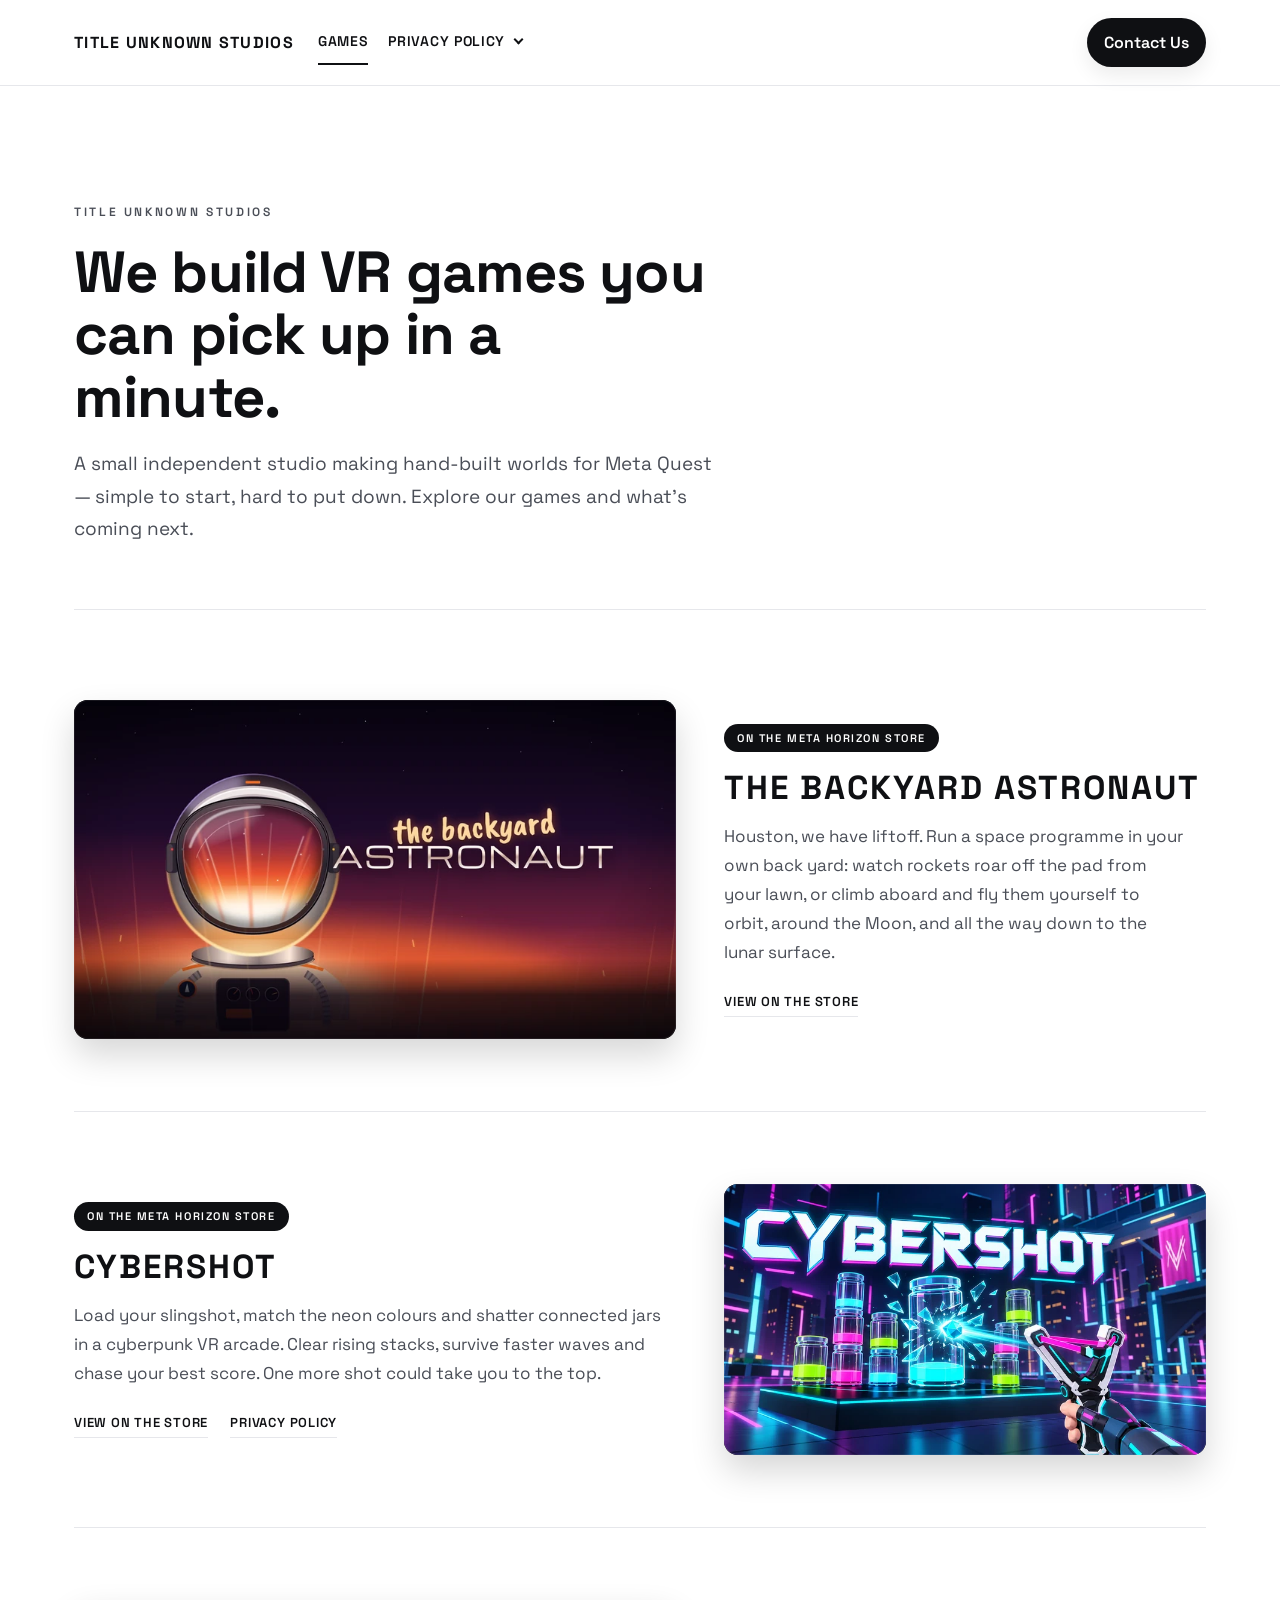
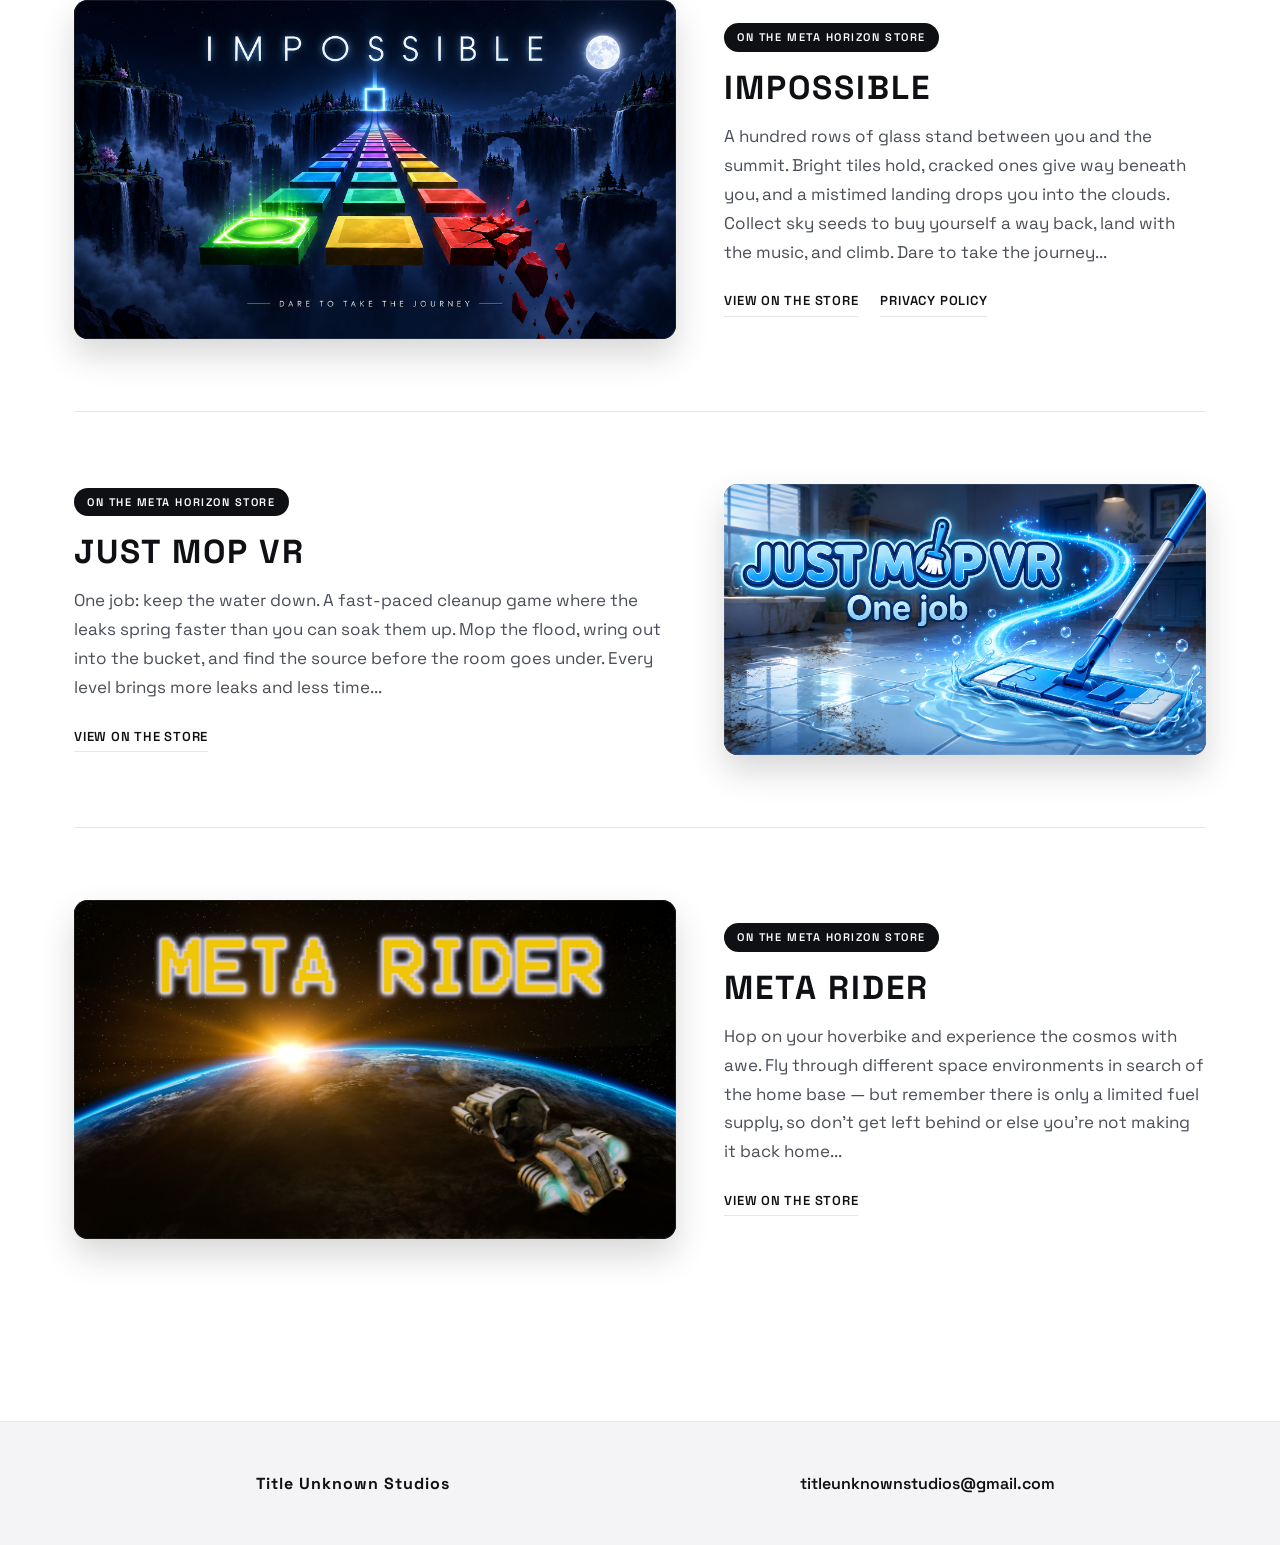
<file: index.html>
<!doctype html>
<html lang="en">
<head>
  <meta charset="utf-8">
  <meta name="viewport" content="width=device-width, initial-scale=1, viewport-fit=cover">
  <meta name="theme-color" content="#ffffff">
  <script>document.documentElement.classList.add('js')</script>
  <title>Title Unknown Studios</title>
  <link rel="preconnect" href="https://fonts.googleapis.com">
  <link rel="preconnect" href="https://fonts.gstatic.com" crossorigin>
  <link href="https://fonts.googleapis.com/css2?family=Space+Grotesk:wght@400;500;600;700&display=swap" rel="stylesheet">
  <link rel="stylesheet" href="styles.css">
  <script src="assets/site.js" defer></script>
</head>
<body>
  <header class="site-header">
    <div class="container nav">
      <a class="brand" href="index.html">Title Unknown Studios</a>
      <button class="nav-toggle" type="button" aria-expanded="false" aria-controls="site-menu" aria-label="Open menu">
        <span class="nav-toggle-icon" aria-hidden="true"></span>
      </button>
      <div class="nav-menu" id="site-menu">
        <nav class="nav-links" aria-label="Main navigation">
          <a class="active" aria-current="page" href="index.html">Games</a>
          <details class="privacy-menu">
            <summary>Privacy Policy</summary>
            <div class="privacy-links">
              <a href="privacy-policy/">General privacy policy</a>
              <a href="privacy-policy/impossible/">Impossible</a>
              <a href="privacy-policy/cybershot/">Cybershot</a>
            </div>
          </details>
        </nav>
        <a class="btn primary" href="contact.html">Contact Us</a>
      </div>
    </div>
  </header>

  <main>
    <section class="studio">
      <div class="container">
        <p class="eyebrow">Title Unknown Studios</p>
        <h1>We build VR games you can pick up in a minute.</h1>
        <p class="lede">
          A small independent studio making hand-built worlds for Meta Quest &mdash; simple to start,
          hard to put down. Explore our games and what&rsquo;s coming next.
        </p>
        <div class="rule"></div>
      </div>
    </section>

    <section class="games container" id="games" aria-label="Our games">

      <article class="game reveal">
        <a class="game-media" href="https://www.meta.com/experiences/the-backyard-astronaut/1563432902218760/"
           target="_blank" rel="noopener">
          <img src="assets/backyard-astronaut-hero-1600.webp"
               srcset="assets/backyard-astronaut-hero-800.webp 800w, assets/backyard-astronaut-hero-1600.webp 1600w"
               sizes="(max-width: 900px) calc(100vw - 40px), (max-width: 1180px) 53vw, 602px"
               width="1600" height="900" loading="eager" fetchpriority="high" decoding="async"
               alt="The Backyard Astronaut cover art: an astronaut helmet glowing with the orange light of a rocket launch beneath a starry sky">
        </a>
        <div class="game-body">
          <span class="status live">On the Meta Horizon Store</span>
          <h2>The Backyard Astronaut</h2>
          <p>
            Houston, we have liftoff. Run a space programme in your own back yard: watch rockets
            roar off the pad from your lawn, or climb aboard and fly them yourself to orbit,
            around the Moon, and all the way down to the lunar surface.
          </p>
          <div class="game-links">
            <a href="https://www.meta.com/experiences/the-backyard-astronaut/1563432902218760/"
               target="_blank" rel="noopener">View on the Store</a>
          </div>
        </div>
      </article>

      <article class="game reveal">
        <a class="game-media" href="https://www.meta.com/experiences/cybershot/1549573286938055/"
           target="_blank" rel="noopener">
          <img src="assets/cybershot-hero-1600.webp"
               srcset="assets/cybershot-hero-800.webp 800w, assets/cybershot-hero-1600.webp 1600w"
               sizes="(max-width: 900px) calc(100vw - 40px), (max-width: 1180px) 53vw, 602px"
               width="1600" height="900" loading="lazy" decoding="async"
               alt="Cybershot cover art: a slingshot fires a crystal into glowing cyan, pink and lime jars in a neon city">
        </a>
        <div class="game-body">
          <span class="status live">On the Meta Horizon Store</span>
          <h2>Cybershot</h2>
          <p>
            Load your slingshot, match the neon colours and shatter connected jars in a cyberpunk
            VR arcade. Clear rising stacks, survive faster waves and chase your best score.
            One more shot could take you to the top.
          </p>
          <div class="game-links">
            <a href="https://www.meta.com/experiences/cybershot/1549573286938055/"
               target="_blank" rel="noopener">View on the Store</a>
            <a href="privacy-policy/cybershot/">Privacy Policy</a>
          </div>
        </div>
      </article>

      <article class="game reveal">
        <a class="game-media" href="https://www.meta.com/experiences/impossible/1532649918630392/"
           target="_blank" rel="noopener">
          <img src="assets/impossible-hero.png" width="2000" height="1125" loading="lazy" decoding="async"
               alt="Impossible key art: a glowing path of coloured glass tiles leading to a portal above the clouds">
        </a>
        <div class="game-body">
          <span class="status live">On the Meta Horizon Store</span>
          <h2>Impossible</h2>
          <p>
            A hundred rows of glass stand between you and the summit. Bright tiles hold, cracked ones
            give way beneath you, and a mistimed landing drops you into the clouds. Collect sky seeds
            to buy yourself a way back, land with the music, and climb. Dare to take the journey...
          </p>
          <div class="game-links">
            <a href="https://www.meta.com/experiences/impossible/1532649918630392/"
               target="_blank" rel="noopener">View on the Store</a>
            <a href="privacy-policy/impossible/">Privacy Policy</a>
          </div>
        </div>
      </article>

      <article class="game reveal">
        <a class="game-media" href="https://www.meta.com/experiences/just-mop-vr/1501354585093259/"
           target="_blank" rel="noopener">
          <img src="assets/just-mop-vr-hero.png" width="1672" height="941" loading="lazy" decoding="async"
               alt="Just Mop VR key art: a mop sweeping a glowing trail of water across a tiled bathroom floor">
        </a>
        <div class="game-body">
          <span class="status live">On the Meta Horizon Store</span>
          <h2>Just Mop VR</h2>
          <p>
            One job: keep the water down. A fast-paced cleanup game where the leaks spring faster than
            you can soak them up. Mop the flood, wring out into the bucket, and find the source before
            the room goes under. Every level brings more leaks and less time...
          </p>
          <div class="game-links">
            <a href="https://www.meta.com/experiences/just-mop-vr/1501354585093259/"
               target="_blank" rel="noopener">View on the Store</a>
          </div>
        </div>
      </article>

      <article class="game reveal">
        <a class="game-media" href="https://www.meta.com/experiences/meta-rider/4400787600027616/"
           target="_blank" rel="noopener">
          <img src="assets/meta-rider-hero.png" width="2500" height="1406" loading="lazy" decoding="async"
               alt="Meta Rider key art: a hoverbike above a sunlit planet, with the Meta Rider wordmark in the stars">
        </a>
        <div class="game-body">
          <span class="status live">On the Meta Horizon Store</span>
          <h2>Meta Rider</h2>
          <p>
            Hop on your hoverbike and experience the cosmos with awe. Fly through different space
            environments in search of the home base &mdash; but remember there is only a limited fuel
            supply, so don't get left behind or else you're not making it back home...
          </p>
          <div class="game-links">
            <a href="https://www.meta.com/experiences/meta-rider/4400787600027616/"
               target="_blank" rel="noopener">View on the Store</a>
          </div>
        </div>
      </article>

    </section>
  </main>

  <footer class="site-footer">
    <div class="container footer-grid">
      <div class="footer-title">Title Unknown Studios</div>
      <a class="footer-link" href="mailto:titleunknownstudios@gmail.com">titleunknownstudios@gmail.com</a>
    </div>
  </footer>
</body>
</html>
</file>
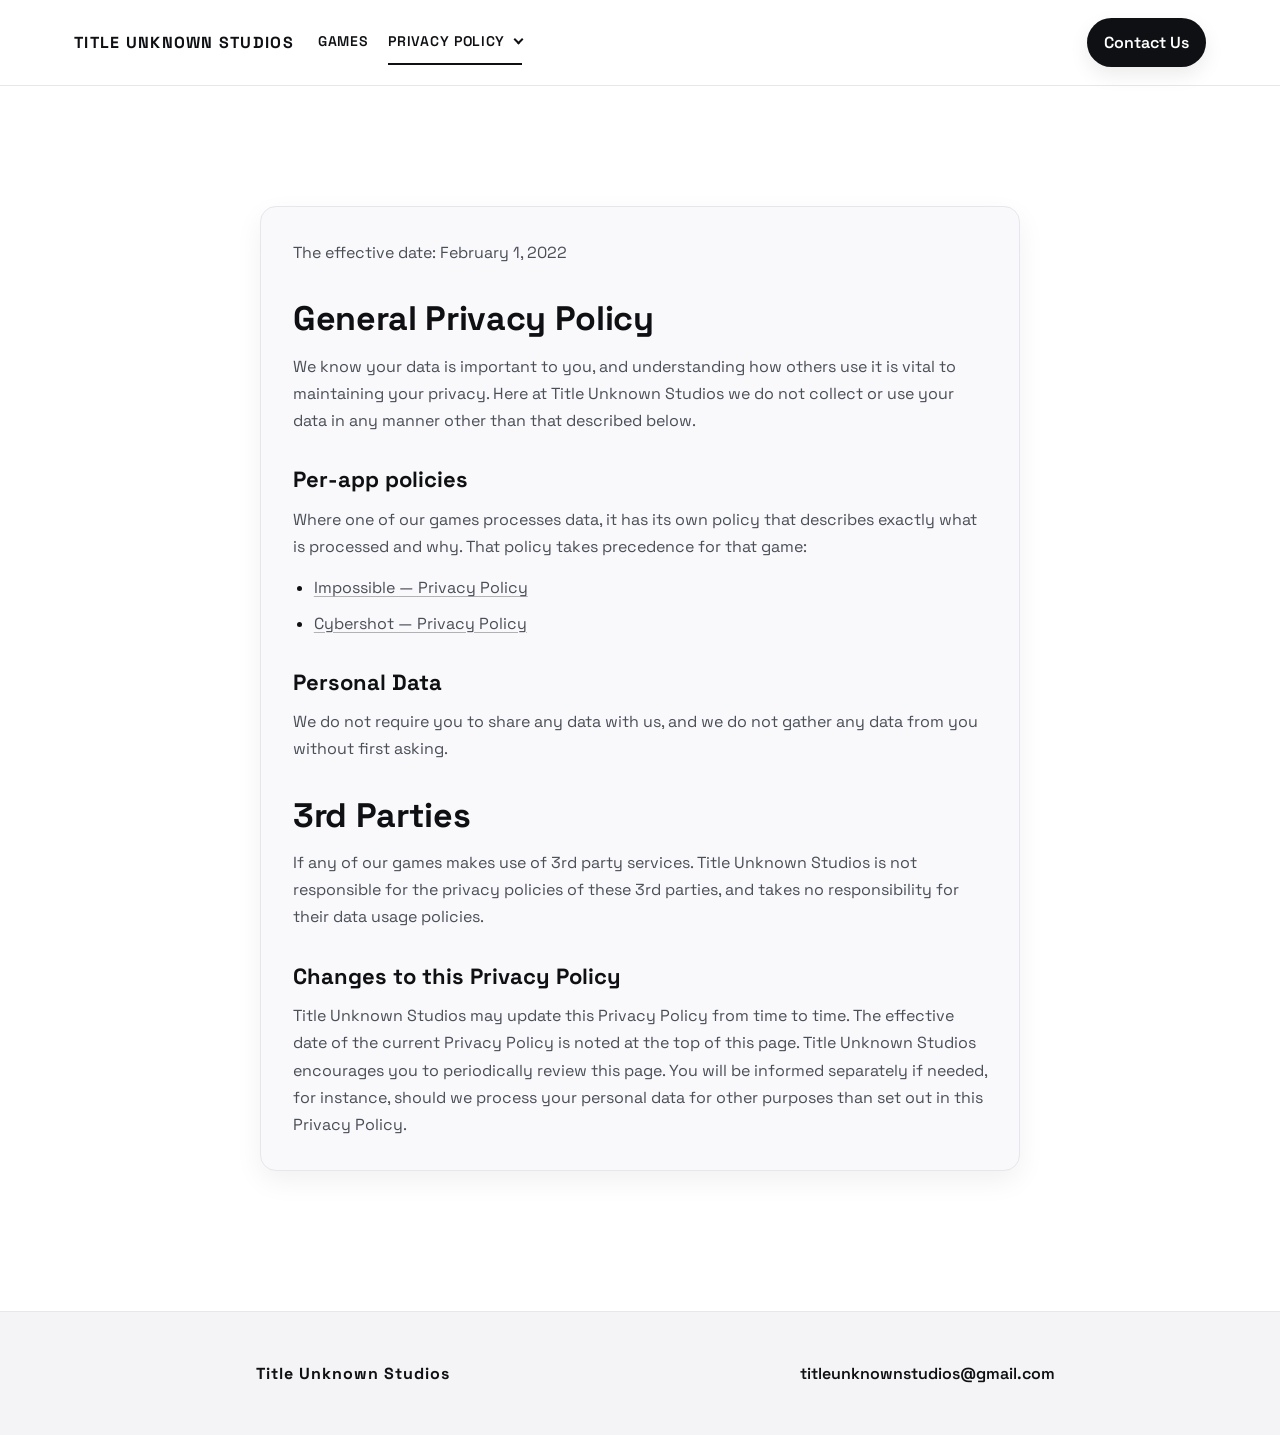
<file: privacy-policy/index.html>
<!doctype html>
<html lang="en">
<head>
  <meta charset="utf-8">
  <meta name="viewport" content="width=device-width, initial-scale=1, viewport-fit=cover">
  <meta name="theme-color" content="#ffffff">
  <script>document.documentElement.classList.add('js')</script>
  <title>General Privacy Policy - Title Unknown Studios</title>
  <link rel="preconnect" href="https://fonts.googleapis.com">
  <link rel="preconnect" href="https://fonts.gstatic.com" crossorigin>
  <link href="https://fonts.googleapis.com/css2?family=Space+Grotesk:wght@400;500;600;700&display=swap" rel="stylesheet">
  <link rel="stylesheet" href="../styles.css">
  <script src="../assets/site.js" defer></script>
</head>
<body>
  <header class="site-header">
    <div class="container nav">
      <a class="brand" href="../index.html">Title Unknown Studios</a>
      <button class="nav-toggle" type="button" aria-expanded="false" aria-controls="site-menu" aria-label="Open menu">
        <span class="nav-toggle-icon" aria-hidden="true"></span>
      </button>
      <div class="nav-menu" id="site-menu">
        <nav class="nav-links" aria-label="Main navigation">
          <a href="../index.html">Games</a>
          <details class="privacy-menu">
            <summary class="active">Privacy Policy</summary>
            <div class="privacy-links">
              <a href="../privacy-policy/" aria-current="page">General privacy policy<span class="policy-current" aria-hidden="true">Current</span></a>
              <a href="../privacy-policy/impossible/">Impossible</a>
              <a href="../privacy-policy/cybershot/">Cybershot</a>
            </div>
          </details>
        </nav>
        <a class="btn primary" href="../contact.html">Contact Us</a>
      </div>
    </div>
  </header>

  <main>
    <section class="section">
      <div class="container narrow content-card">
        <p>The effective date: February 1, 2022</p>
        <h1>General Privacy Policy</h1>
        <p>
          We know your data is important to you, and understanding how others use it is vital to
          maintaining your privacy. Here at Title Unknown Studios we do not collect or use your data
          in any manner other than that described below.
        </p>

        <h2>Per-app policies</h2>
        <p>
          Where one of our games processes data, it has its own policy that describes exactly what
          is processed and why. That policy takes precedence for that game:
        </p>
        <ul>
          <li><a href="impossible/">Impossible &mdash; Privacy Policy</a></li>
          <li><a href="cybershot/">Cybershot &mdash; Privacy Policy</a></li>
        </ul>

        <h2>Personal Data</h2>
        <p>
          We do not require you to share any data with us, and we do not gather any data from you
          without first asking.
        </p>

        <h1>3rd Parties</h1>
        <p>
          If any of our games makes use of 3rd party services. Title Unknown Studios is not
          responsible for the privacy policies of these 3rd parties, and takes no responsibility for
          their data usage policies.
        </p>

        <h2>Changes to this Privacy Policy</h2>
        <p>
          Title Unknown Studios may update this Privacy Policy from time to time. The effective date
          of the current Privacy Policy is noted at the top of this page. Title Unknown Studios
          encourages you to periodically review this page. You will be informed separately if
          needed, for instance, should we process your personal data for other purposes than set out
          in this Privacy Policy.
        </p>
      </div>
    </section>
  </main>

  <footer class="site-footer">
    <div class="container footer-grid">
      <div class="footer-title">Title Unknown Studios</div>
      <a class="footer-link" href="mailto:titleunknownstudios@gmail.com">titleunknownstudios@gmail.com</a>
    </div>
  </footer>
</body>
</html>
</file>
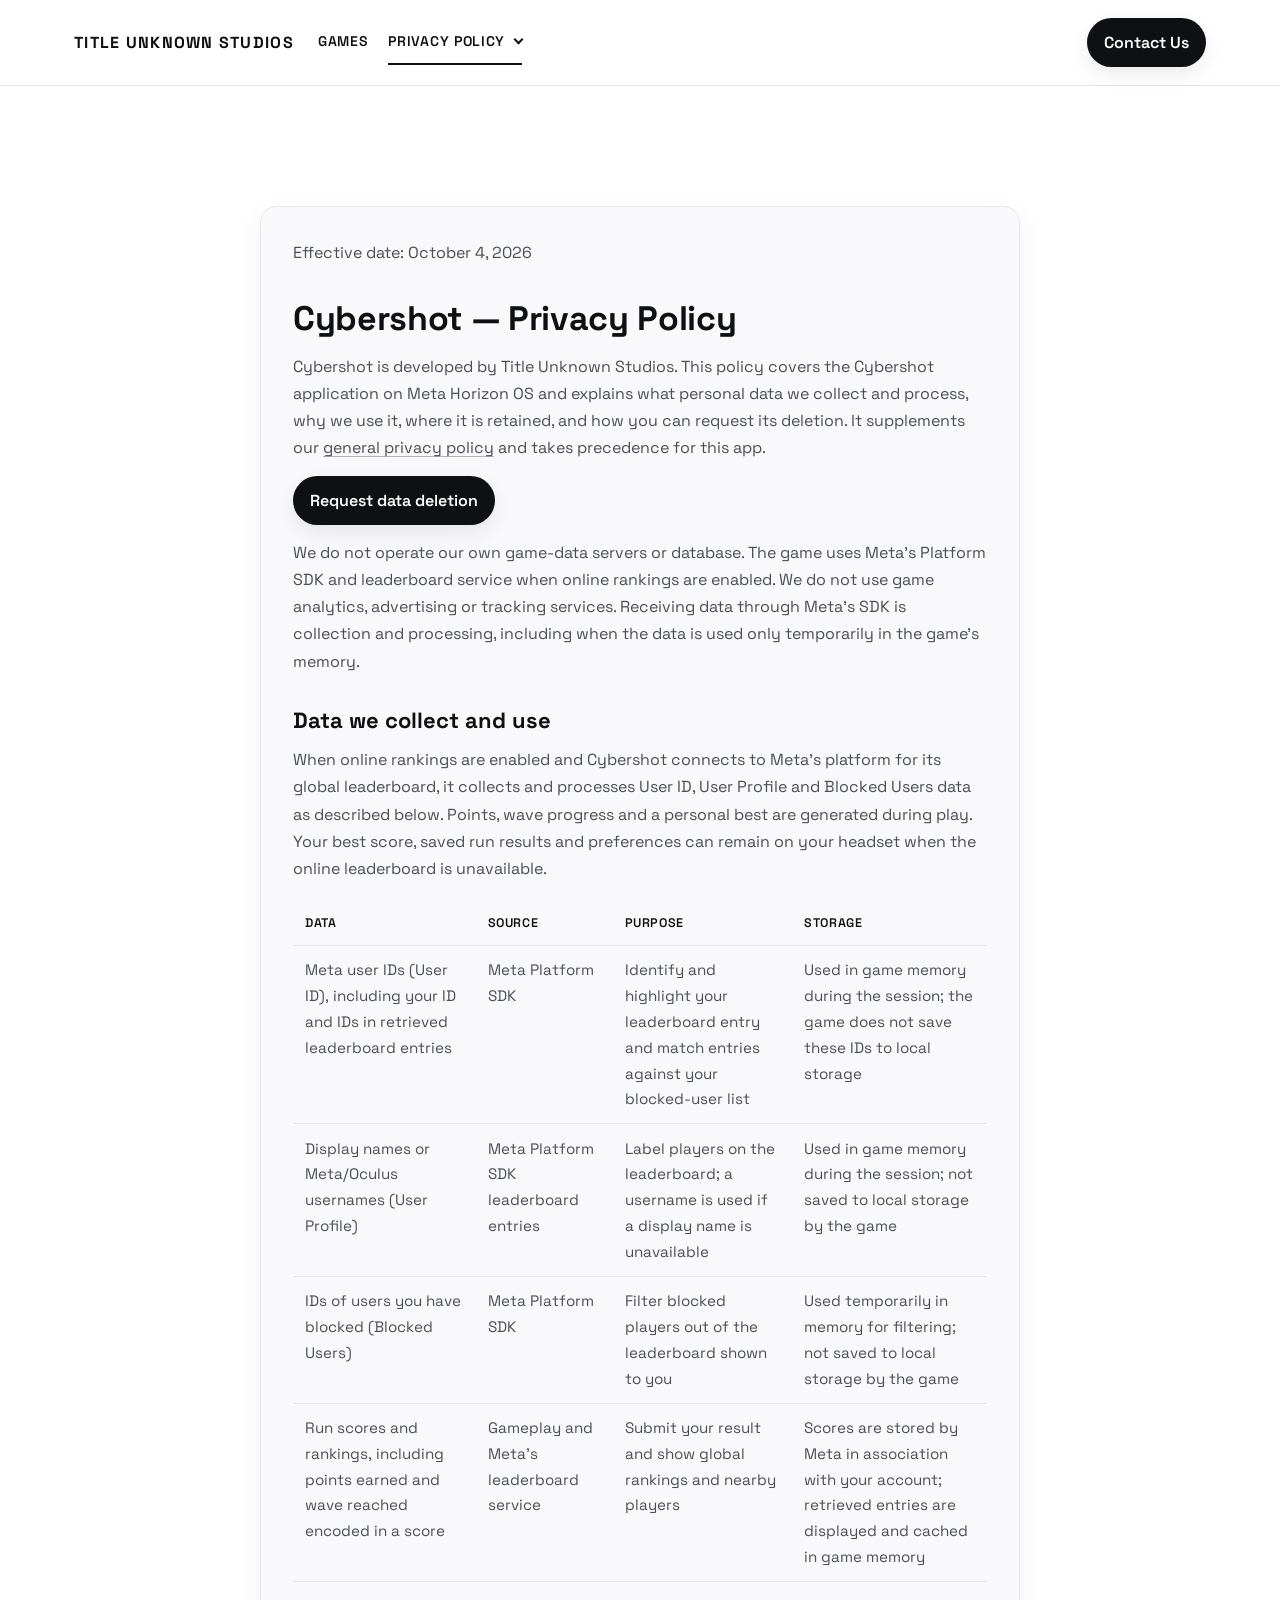
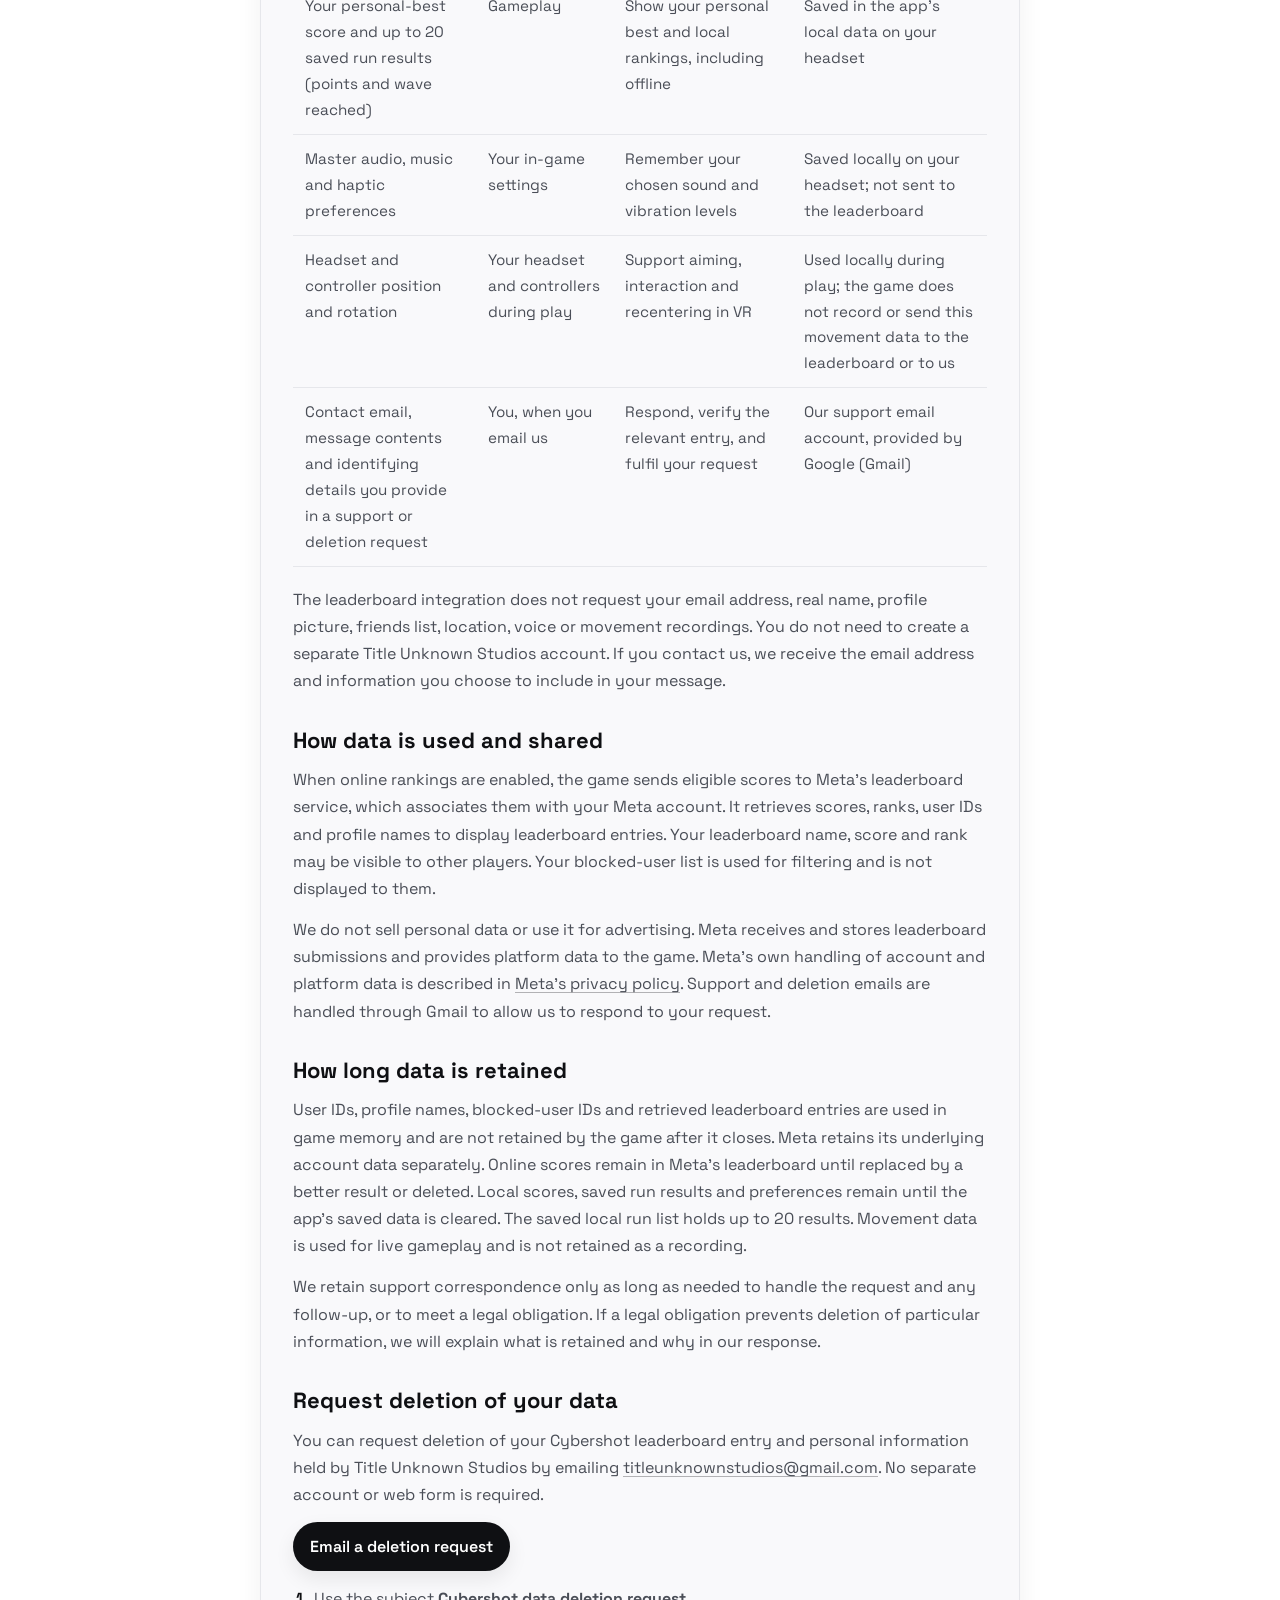
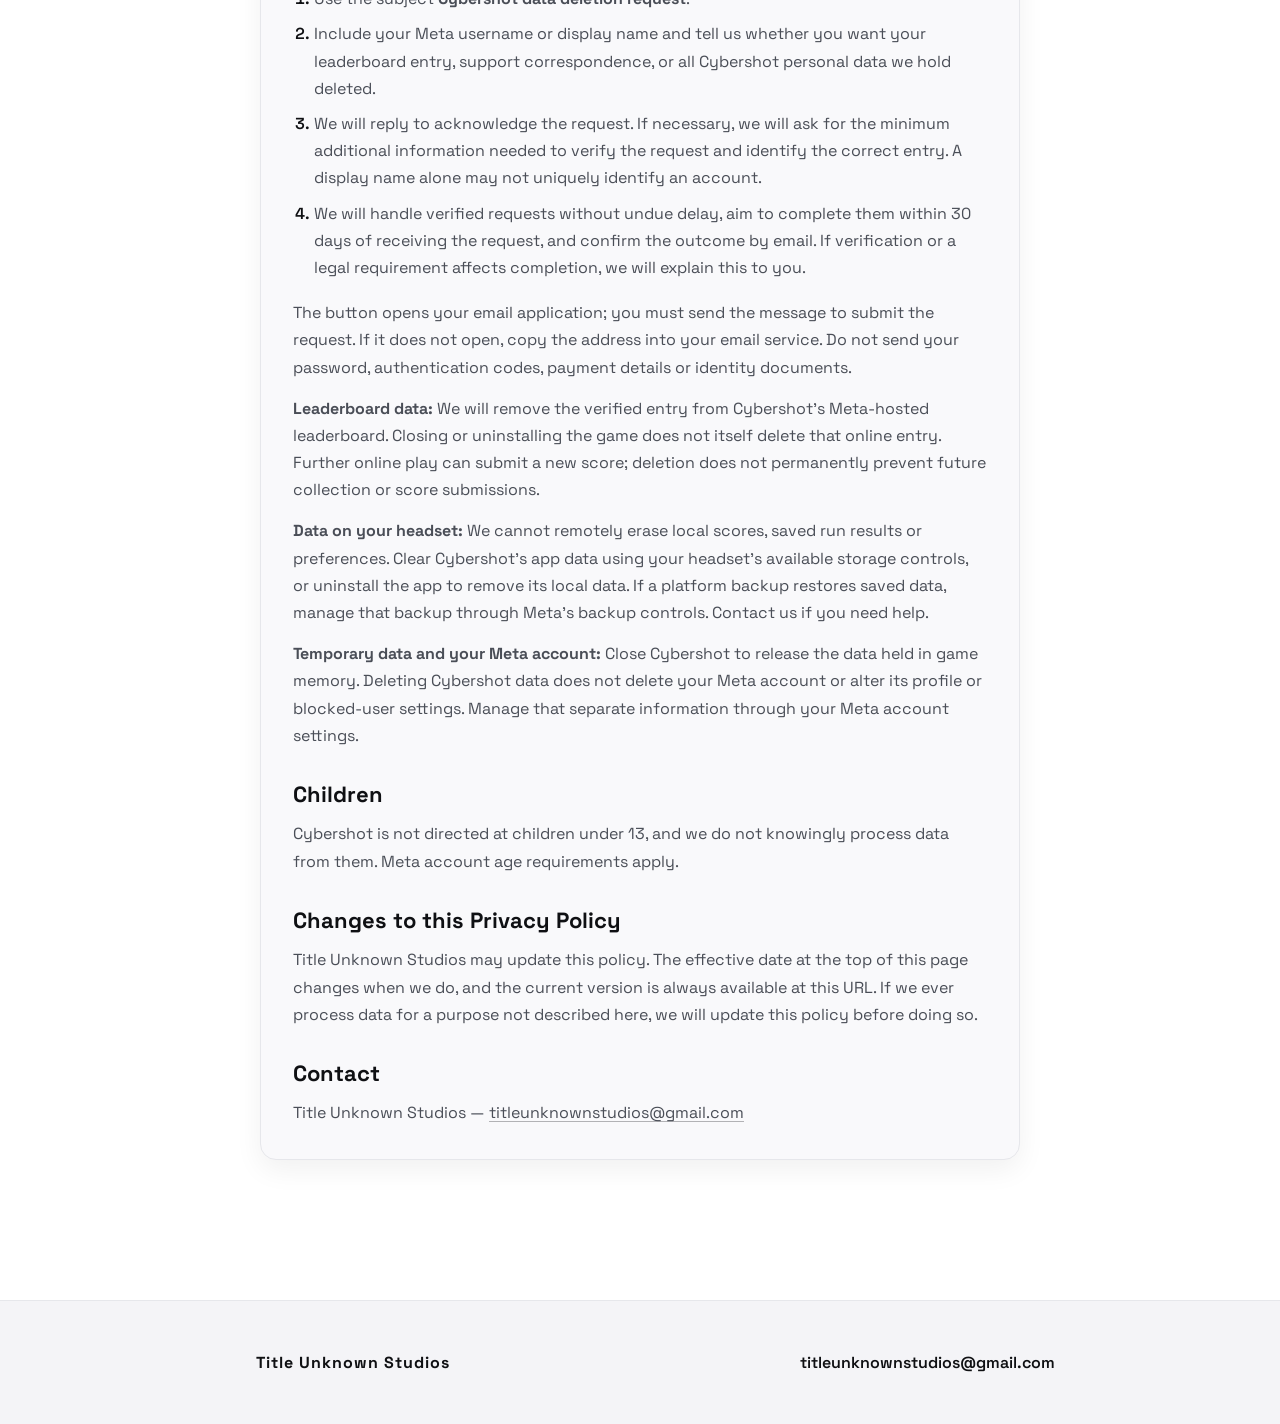
<file: privacy-policy/cybershot/index.html>
<!doctype html>
<html lang="en">
<head>
  <meta charset="utf-8">
  <meta name="viewport" content="width=device-width, initial-scale=1, viewport-fit=cover">
  <meta name="theme-color" content="#ffffff">
  <script>document.documentElement.classList.add('js')</script>
  <title>Cybershot Privacy Policy - Title Unknown Studios</title>
  <meta name="description" content="How Cybershot uses leaderboard data, local scores and settings, and how to request deletion.">
  <link rel="preconnect" href="https://fonts.googleapis.com">
  <link rel="preconnect" href="https://fonts.gstatic.com" crossorigin>
  <link href="https://fonts.googleapis.com/css2?family=Space+Grotesk:wght@400;500;600;700&display=swap" rel="stylesheet">
  <link rel="stylesheet" href="../../styles.css">
  <script src="../../assets/site.js" defer></script>
</head>
<body>
  <header class="site-header">
    <div class="container nav">
      <a class="brand" href="../../index.html">Title Unknown Studios</a>
      <button class="nav-toggle" type="button" aria-expanded="false" aria-controls="site-menu" aria-label="Open menu">
        <span class="nav-toggle-icon" aria-hidden="true"></span>
      </button>
      <div class="nav-menu" id="site-menu">
        <nav class="nav-links" aria-label="Main navigation">
          <a href="../../index.html">Games</a>
          <details class="privacy-menu">
            <summary class="active">Privacy Policy</summary>
            <div class="privacy-links">
              <a href="../../privacy-policy/">General privacy policy</a>
              <a href="../../privacy-policy/impossible/">Impossible</a>
              <a href="../../privacy-policy/cybershot/" aria-current="page">Cybershot <span class="policy-current" aria-hidden="true">Current</span></a>
            </div>
          </details>
        </nav>
        <a class="btn primary" href="../../contact.html">Contact Us</a>
      </div>
    </div>
  </header>

  <main>
    <section class="section">
      <div class="container narrow content-card">
        <p>Effective date: October 4, 2026</p>
        <h1>Cybershot &mdash; Privacy Policy</h1>
        <p>
          Cybershot is developed by Title Unknown Studios. This policy covers the Cybershot
          application on Meta Horizon OS and explains what personal data we collect and process,
          why we use it, where it is retained, and how you can request its deletion. It supplements
          our <a href="../">general privacy policy</a> and takes precedence for this app.
        </p>
        <p>
          <a class="btn primary" href="#data-deletion">Request data deletion</a>
        </p>
        <p>
          We do not operate our own game-data servers or database. The game uses Meta&rsquo;s
          Platform SDK and leaderboard service when online rankings are enabled. We do not use game analytics, advertising or
          tracking services. Receiving data through Meta&rsquo;s SDK is collection and processing,
          including when the data is used only temporarily in the game&rsquo;s memory.
        </p>

        <h2>Data we collect and use</h2>
        <p>
          When online rankings are enabled and Cybershot connects to Meta&rsquo;s platform for its global leaderboard, it collects
          and processes User ID, User Profile and Blocked Users data as described below. Points,
          wave progress and a personal best are generated during play. Your best score, saved run
          results and preferences can remain on your headset when the online leaderboard is unavailable.
        </p>
        <table>
          <thead>
            <tr><th scope="col">Data</th><th scope="col">Source</th><th scope="col">Purpose</th><th scope="col">Storage</th></tr>
          </thead>
          <tbody>
            <tr>
              <td data-label="Data">Meta user IDs (User ID), including your ID and IDs in retrieved leaderboard entries</td>
              <td data-label="Source">Meta Platform SDK</td>
              <td data-label="Purpose">Identify and highlight your leaderboard entry and match entries against your blocked-user list</td>
              <td data-label="Storage">Used in game memory during the session; the game does not save these IDs to local storage</td>
            </tr>
            <tr>
              <td data-label="Data">Display names or Meta/Oculus usernames (User Profile)</td>
              <td data-label="Source">Meta Platform SDK leaderboard entries</td>
              <td data-label="Purpose">Label players on the leaderboard; a username is used if a display name is unavailable</td>
              <td data-label="Storage">Used in game memory during the session; not saved to local storage by the game</td>
            </tr>
            <tr>
              <td data-label="Data">IDs of users you have blocked (Blocked Users)</td>
              <td data-label="Source">Meta Platform SDK</td>
              <td data-label="Purpose">Filter blocked players out of the leaderboard shown to you</td>
              <td data-label="Storage">Used temporarily in memory for filtering; not saved to local storage by the game</td>
            </tr>
            <tr>
              <td data-label="Data">Run scores and rankings, including points earned and wave reached encoded in a score</td>
              <td data-label="Source">Gameplay and Meta&rsquo;s leaderboard service</td>
              <td data-label="Purpose">Submit your result and show global rankings and nearby players</td>
              <td data-label="Storage">Scores are stored by Meta in association with your account; retrieved entries are displayed and cached in game memory</td>
            </tr>
            <tr>
              <td data-label="Data">Your personal-best score and up to 20 saved run results (points and wave reached)</td>
              <td data-label="Source">Gameplay</td>
              <td data-label="Purpose">Show your personal best and local rankings, including offline</td>
              <td data-label="Storage">Saved in the app&rsquo;s local data on your headset</td>
            </tr>
            <tr>
              <td data-label="Data">Master audio, music and haptic preferences</td>
              <td data-label="Source">Your in-game settings</td>
              <td data-label="Purpose">Remember your chosen sound and vibration levels</td>
              <td data-label="Storage">Saved locally on your headset; not sent to the leaderboard</td>
            </tr>
            <tr>
              <td data-label="Data">Headset and controller position and rotation</td>
              <td data-label="Source">Your headset and controllers during play</td>
              <td data-label="Purpose">Support aiming, interaction and recentering in VR</td>
              <td data-label="Storage">Used locally during play; the game does not record or send this movement data to the leaderboard or to us</td>
            </tr>
            <tr>
              <td data-label="Data">Contact email, message contents and identifying details you provide in a support or deletion request</td>
              <td data-label="Source">You, when you email us</td>
              <td data-label="Purpose">Respond, verify the relevant entry, and fulfil your request</td>
              <td data-label="Storage">Our support email account, provided by Google (Gmail)</td>
            </tr>
          </tbody>
        </table>
        <p>
          The leaderboard integration does not request your email address, real name, profile
          picture, friends list, location, voice or movement recordings. You do not need to create
          a separate Title Unknown Studios account. If you contact us, we receive the email address
          and information you choose to include in your message.
        </p>

        <h2>How data is used and shared</h2>
        <p>
          When online rankings are enabled, the game sends eligible scores to Meta&rsquo;s leaderboard service, which associates
          them with your Meta account. It retrieves scores, ranks, user IDs and profile names to
          display leaderboard entries. Your leaderboard name, score and rank may be visible to
          other players. Your blocked-user list is used for filtering and is not displayed to them.
        </p>
        <p>
          We do not sell personal data or use it for advertising. Meta receives and stores leaderboard
          submissions and provides platform data to the game. Meta&rsquo;s own handling of account
          and platform data is described in <a href="https://www.meta.com/legal/privacy-policy/">Meta&rsquo;s privacy policy</a>.
          Support and deletion emails are handled through Gmail to allow us to respond to your request.
        </p>

        <h2>How long data is retained</h2>
        <p>
          User IDs, profile names, blocked-user IDs and retrieved leaderboard entries are used in
          game memory and are not retained by the game after it closes. Meta retains its underlying
          account data separately. Online scores remain in Meta&rsquo;s leaderboard until replaced
          by a better result or deleted. Local scores, saved run results and preferences remain until
          the app&rsquo;s saved data is cleared. The saved local run list holds up to 20 results.
          Movement data is used for live gameplay and is not retained as a recording.
        </p>
        <p>
          We retain support correspondence only as long as needed to handle the request and any
          follow-up, or to meet a legal obligation. If a legal obligation prevents deletion of
          particular information, we will explain what is retained and why in our response.
        </p>

        <h2 id="data-deletion">Request deletion of your data</h2>
        <p>
          You can request deletion of your Cybershot leaderboard entry and personal information
          held by Title Unknown Studios by emailing
          <a href="mailto:titleunknownstudios@gmail.com">titleunknownstudios@gmail.com</a>.
          No separate account or web form is required.
        </p>
        <p>
          <a class="btn primary" href="mailto:titleunknownstudios@gmail.com?subject=Cybershot%20data%20deletion%20request&amp;body=Please%20delete%20my%20Cybershot%20data.%0A%0AMy%20Meta%20username%20or%20display%20name%3A%20%0AData%20to%20delete%20%28leaderboard%20entry%2C%20support%20correspondence%2C%20or%20all%20Cybershot%20personal%20data%29%3A%20%0A">Email a deletion request</a>
        </p>
        <ol>
          <li>Use the subject <strong>Cybershot data deletion request</strong>.</li>
          <li>Include your Meta username or display name and tell us whether you want your leaderboard entry, support correspondence, or all Cybershot personal data we hold deleted.</li>
          <li>We will reply to acknowledge the request. If necessary, we will ask for the minimum additional information needed to verify the request and identify the correct entry. A display name alone may not uniquely identify an account.</li>
          <li>We will handle verified requests without undue delay, aim to complete them within 30 days of receiving the request, and confirm the outcome by email. If verification or a legal requirement affects completion, we will explain this to you.</li>
        </ol>
        <p>
          The button opens your email application; you must send the message to submit the request.
          If it does not open, copy the address into your email service. Do not send your password,
          authentication codes, payment details or identity documents.
        </p>
        <p>
          <strong>Leaderboard data:</strong> We will remove the verified entry from Cybershot&rsquo;s
          Meta-hosted leaderboard. Closing or uninstalling the game does not itself delete that
          online entry. Further online play can submit a new score; deletion does not permanently
          prevent future collection or score submissions.
        </p>
        <p>
          <strong>Data on your headset:</strong> We cannot remotely erase local scores, saved run results
          or preferences. Clear
          Cybershot&rsquo;s app data using your headset&rsquo;s available storage controls, or
          uninstall the app to remove its local data. If a platform backup restores saved data,
          manage that backup through Meta&rsquo;s backup controls. Contact us if you need help.
        </p>
        <p>
          <strong>Temporary data and your Meta account:</strong> Close Cybershot to release the
          data held in game memory. Deleting Cybershot data does not delete your Meta account or
          alter its profile or blocked-user settings. Manage that separate information through
          your Meta account settings.
        </p>

        <h2>Children</h2>
        <p>
          Cybershot is not directed at children under 13, and we do not knowingly process data from
          them. Meta account age requirements apply.
        </p>

        <h2>Changes to this Privacy Policy</h2>
        <p>
          Title Unknown Studios may update this policy. The effective date at the top of this page
          changes when we do, and the current version is always available at this URL. If we ever
          process data for a purpose not described here, we will update this policy before doing so.
        </p>

        <h2>Contact</h2>
        <p>
          Title Unknown Studios &mdash;
          <a href="mailto:titleunknownstudios@gmail.com">titleunknownstudios@gmail.com</a>
        </p>
      </div>
    </section>
  </main>

  <footer class="site-footer">
    <div class="container footer-grid">
      <div class="footer-title">Title Unknown Studios</div>
      <a class="footer-link" href="mailto:titleunknownstudios@gmail.com">titleunknownstudios@gmail.com</a>
    </div>
  </footer>
</body>
</html>
</file>
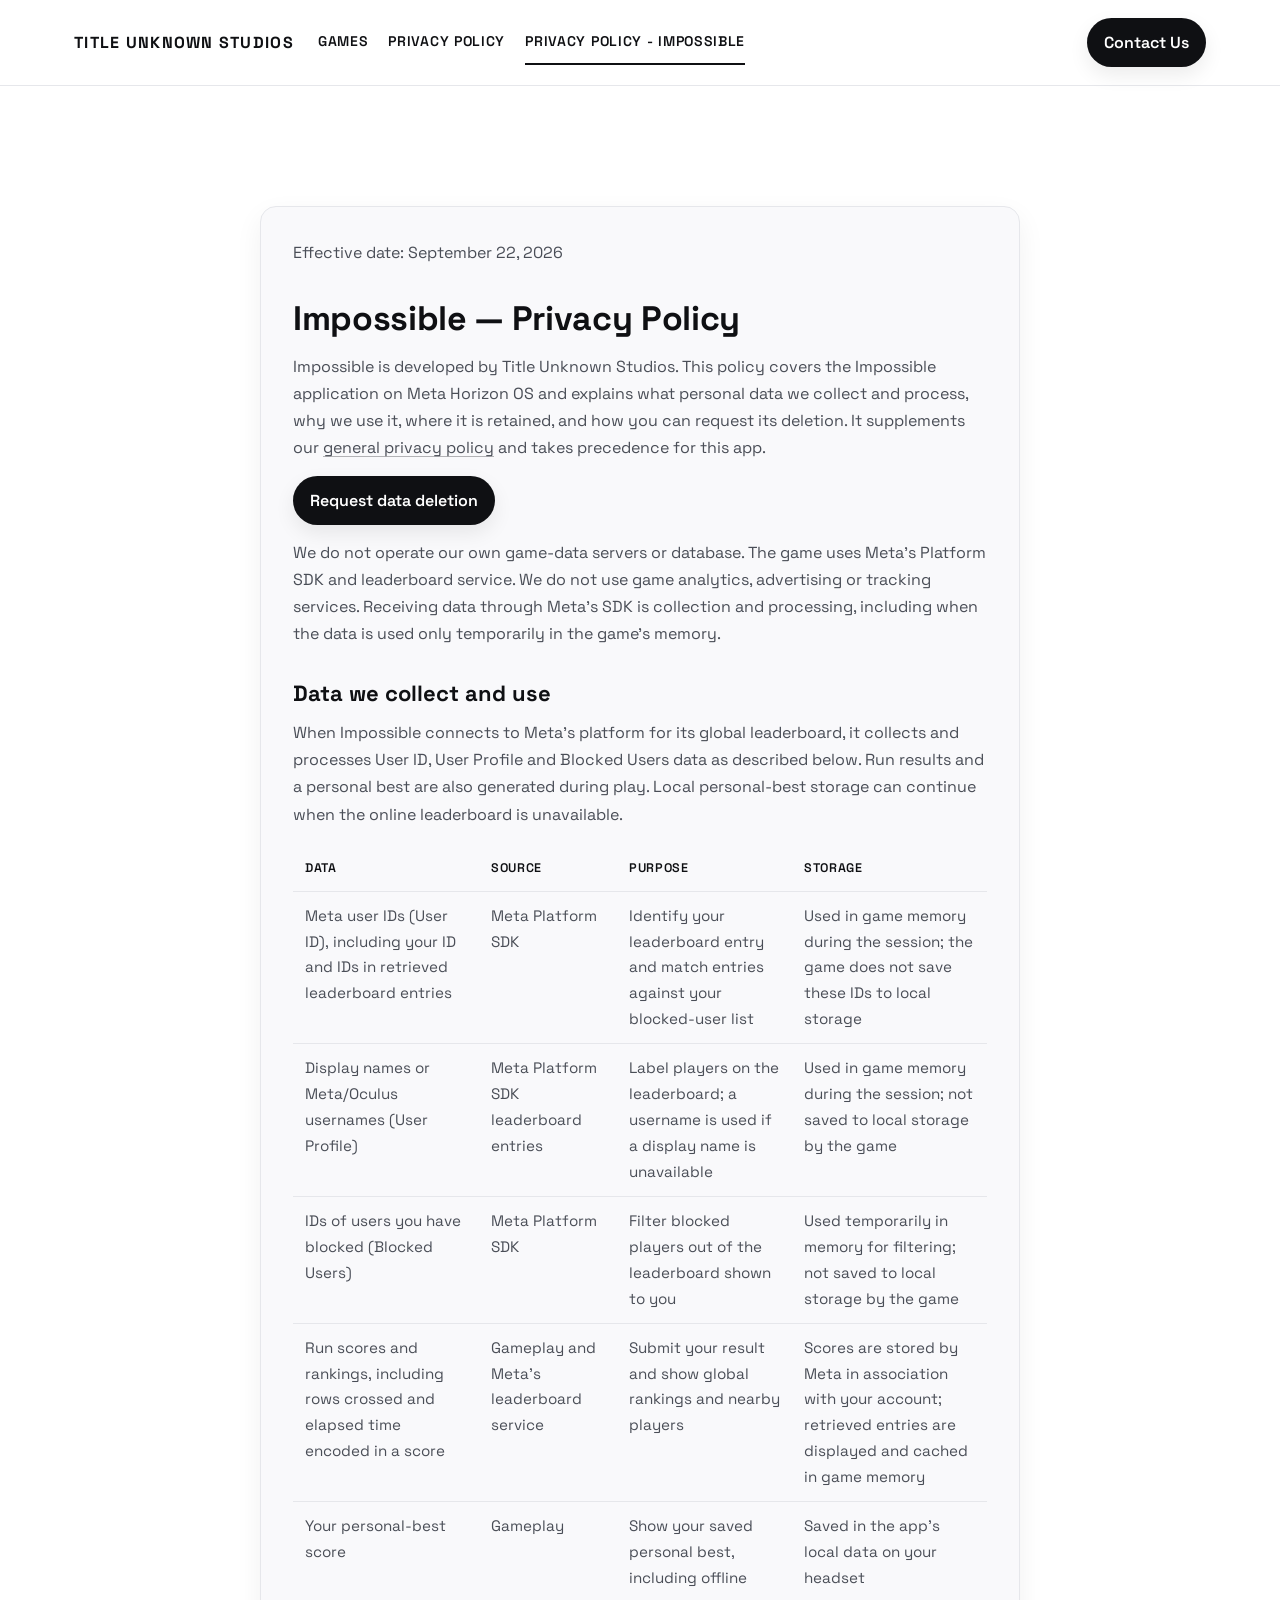
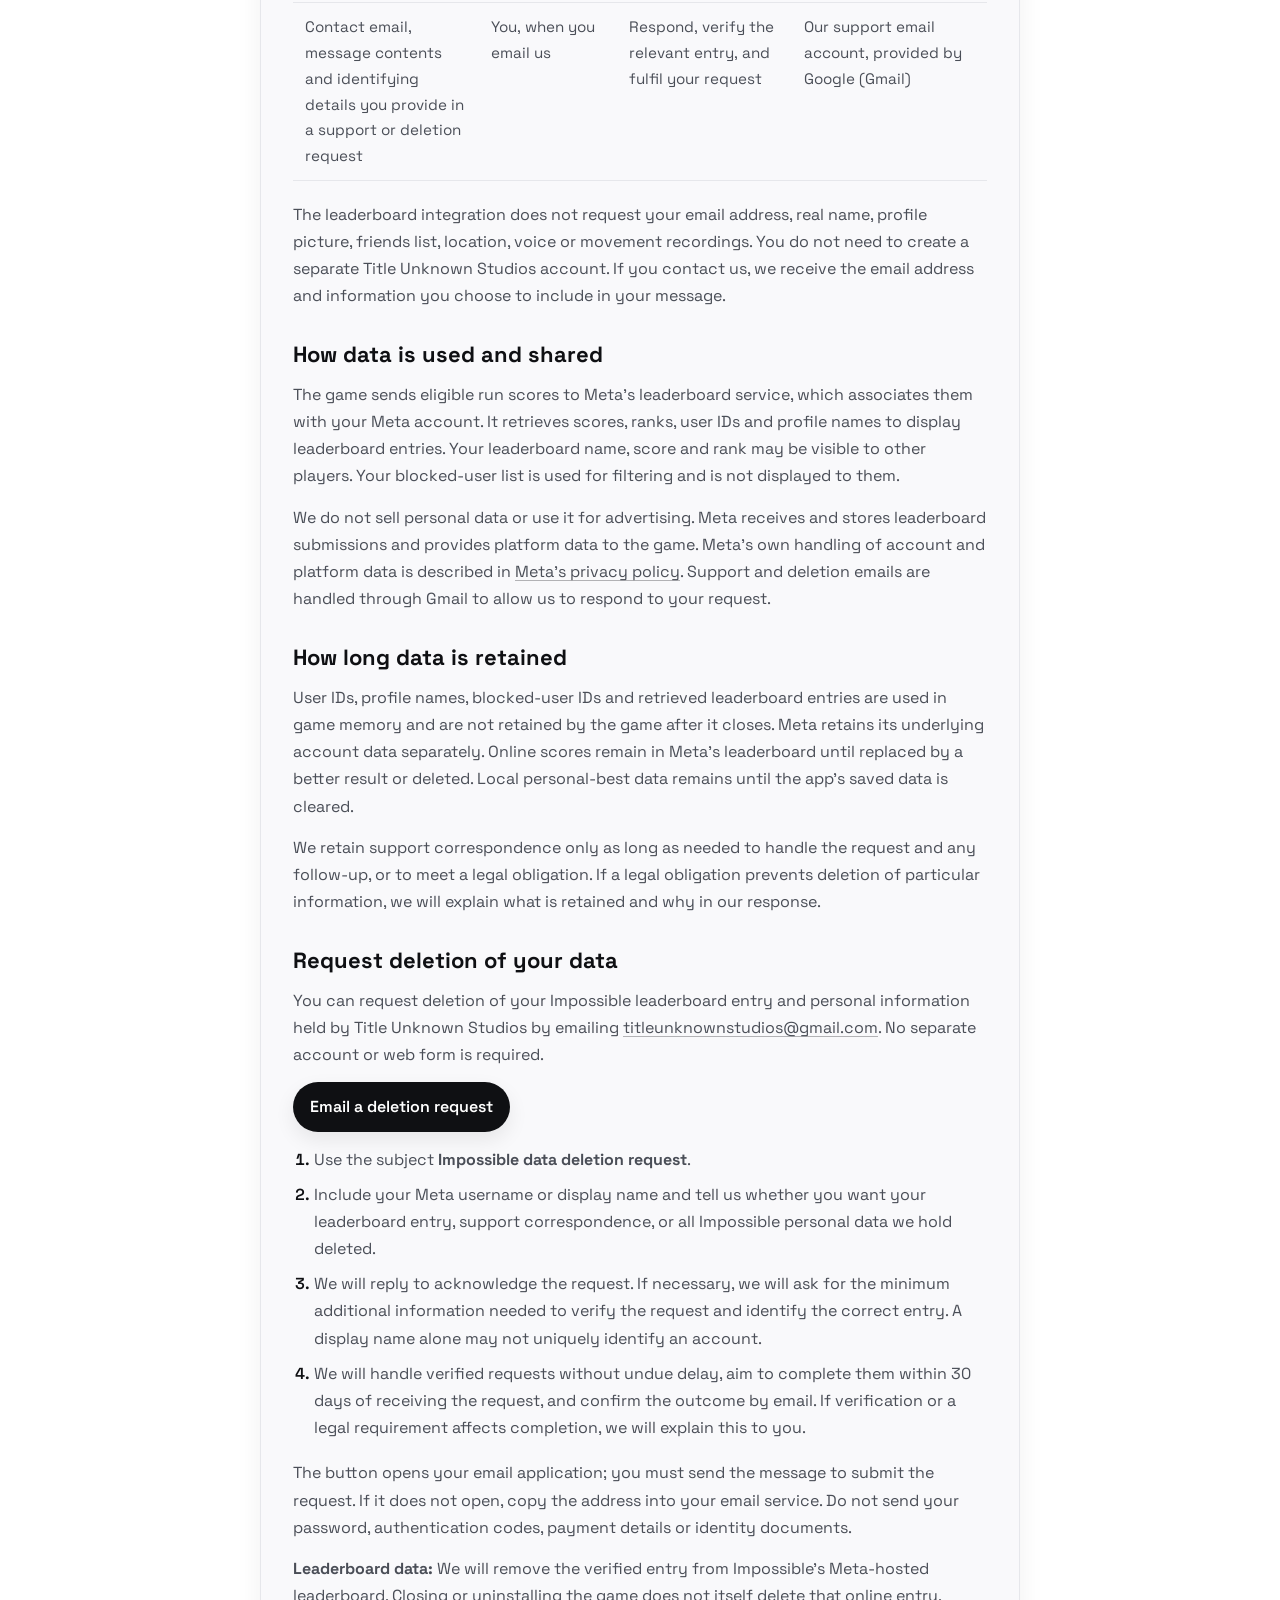
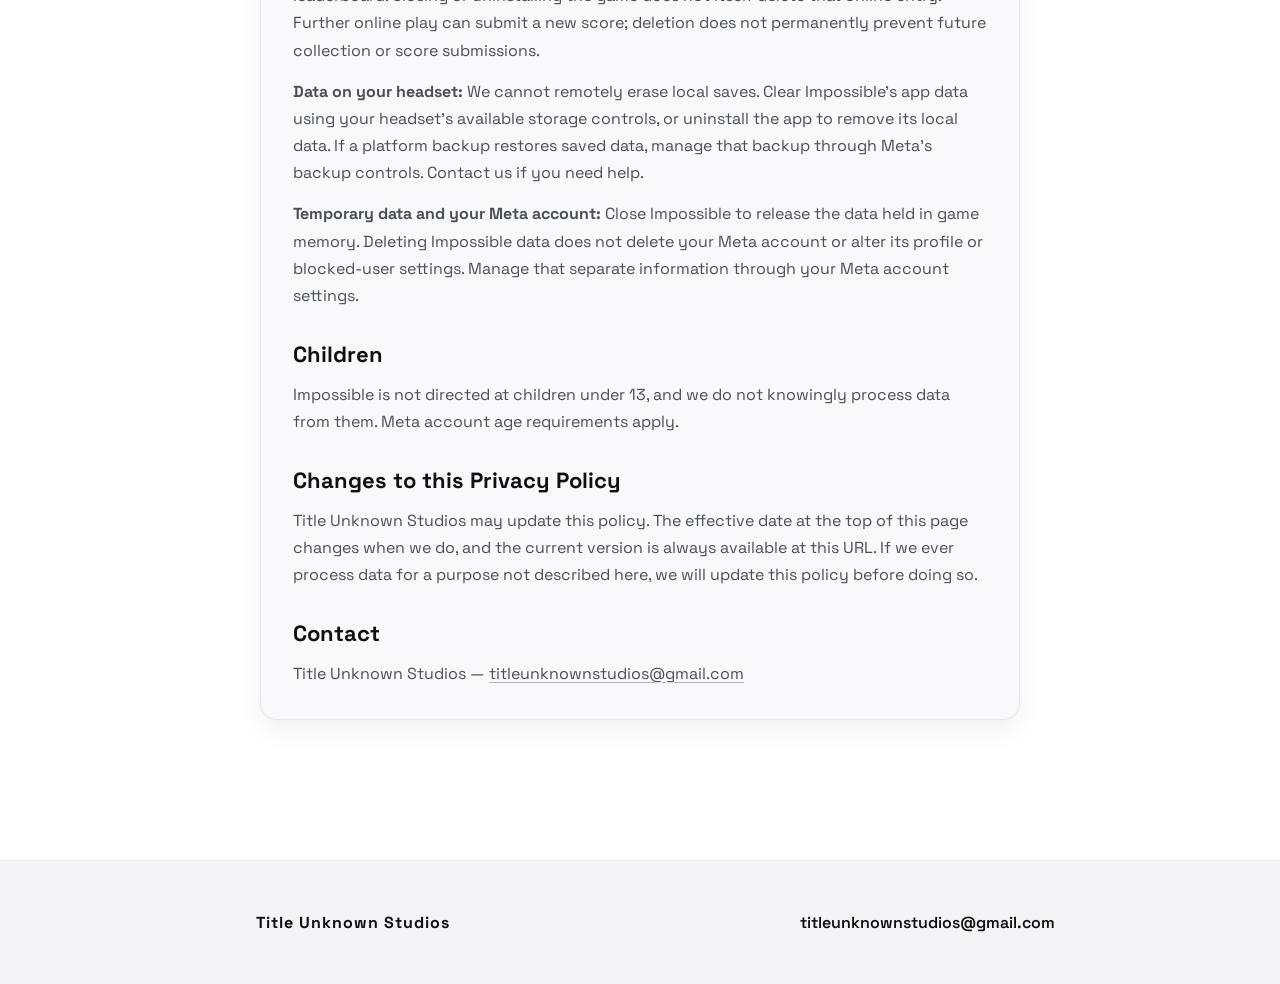
<file: privacy-policy/impossible/index.html>
<!doctype html>
<html lang="en">
<head>
  <meta charset="utf-8">
  <meta name="viewport" content="width=device-width, initial-scale=1, viewport-fit=cover">
  <meta name="theme-color" content="#ffffff">
  <script>document.documentElement.classList.add('js')</script>
  <title>Impossible Privacy Policy - Title Unknown Studios</title>
  <meta name="description" content="What data Impossible collects and uses, how it is retained, and how to request deletion.">
  <link rel="preconnect" href="https://fonts.googleapis.com">
  <link rel="preconnect" href="https://fonts.gstatic.com" crossorigin>
  <link href="https://fonts.googleapis.com/css2?family=Space+Grotesk:wght@400;500;600;700&display=swap" rel="stylesheet">
  <link rel="stylesheet" href="../../styles.css">
  <script src="../../assets/site.js" defer></script>
  <style>
    .content-card table { width:100%; border-collapse:collapse; margin:1.2rem 0; font-size:.95rem; }
    .content-card th, .content-card td {
      text-align:left; padding:.7rem .75rem; border-bottom:1px solid var(--border); vertical-align:top;
    }
    .content-card th {
      font-weight:600; color:var(--text); font-size:.78rem;
      text-transform:uppercase; letter-spacing:.05em;
    }
    .content-card td { color:var(--muted); }
    .content-card code {
      background:#f4f5f7; border:1px solid var(--border); border-radius:5px;
      padding:.08em .38em; font-size:.9em;
    }
    @media (max-width:640px){
      .content-card table, .content-card tbody, .content-card th,
      .content-card td, .content-card tr { display:block; }
      .content-card thead { display:none; }
      .content-card table { margin:1.25rem 0; }
      .content-card td { border:none; padding:0; font-size:.95rem; line-height:1.6; }
      .content-card td + td { margin-top:.8rem; }
      .content-card td:first-child { color:var(--text); font-weight:500; }
      .content-card tr {
        background:var(--bg); border:1px solid var(--border); border-radius:14px;
        padding:1rem 1.1rem; box-shadow:0 2px 10px rgba(15,16,19,.04);
      }
      .content-card tr + tr { margin-top:.75rem; }
      .content-card td::before {
        content:attr(data-label); display:block; margin-bottom:.15rem; font-size:.68rem;
        text-transform:uppercase; letter-spacing:.12em; color:var(--muted); font-weight:600;
      }
    }
  </style>
</head>
<body>
  <header class="site-header">
    <div class="container nav">
      <a class="brand" href="../../index.html">Title Unknown Studios</a>
      <button class="nav-toggle" type="button" aria-expanded="false" aria-controls="site-menu" aria-label="Open menu">
        <span class="nav-toggle-icon" aria-hidden="true"></span>
      </button>
      <div class="nav-menu" id="site-menu">
        <nav class="nav-links" aria-label="Main navigation">
          <a href="../../index.html">Games</a>
          <a href="../../privacy-policy/">Privacy Policy</a>
          <a class="active" href="../../privacy-policy/impossible/">Privacy Policy - Impossible</a>
        </nav>
        <a class="btn primary" href="../../contact.html">Contact Us</a>
      </div>
    </div>
  </header>

  <main>
    <section class="section">
      <div class="container narrow content-card">
        <p>Effective date: September 22, 2026</p>
        <h1>Impossible &mdash; Privacy Policy</h1>
        <p>
          Impossible is developed by Title Unknown Studios. This policy covers the Impossible
          application on Meta Horizon OS and explains what personal data we collect and process,
          why we use it, where it is retained, and how you can request its deletion. It supplements
          our <a href="../">general privacy policy</a> and takes precedence for this app.
        </p>
        <p>
          <a class="btn primary" href="#data-deletion">Request data deletion</a>
        </p>
        <p>
          We do not operate our own game-data servers or database. The game uses Meta&rsquo;s
          Platform SDK and leaderboard service. We do not use game analytics, advertising or
          tracking services. Receiving data through Meta&rsquo;s SDK is collection and processing,
          including when the data is used only temporarily in the game&rsquo;s memory.
        </p>

        <h2>Data we collect and use</h2>
        <p>
          When Impossible connects to Meta&rsquo;s platform for its global leaderboard, it collects
          and processes User ID, User Profile and Blocked Users data as described below. Run results
          and a personal best are also generated during play. Local personal-best storage can
          continue when the online leaderboard is unavailable.
        </p>
        <table>
          <thead>
            <tr><th scope="col">Data</th><th scope="col">Source</th><th scope="col">Purpose</th><th scope="col">Storage</th></tr>
          </thead>
          <tbody>
            <tr>
              <td data-label="Data">Meta user IDs (User ID), including your ID and IDs in retrieved leaderboard entries</td>
              <td data-label="Source">Meta Platform SDK</td>
              <td data-label="Purpose">Identify your leaderboard entry and match entries against your blocked-user list</td>
              <td data-label="Storage">Used in game memory during the session; the game does not save these IDs to local storage</td>
            </tr>
            <tr>
              <td data-label="Data">Display names or Meta/Oculus usernames (User Profile)</td>
              <td data-label="Source">Meta Platform SDK leaderboard entries</td>
              <td data-label="Purpose">Label players on the leaderboard; a username is used if a display name is unavailable</td>
              <td data-label="Storage">Used in game memory during the session; not saved to local storage by the game</td>
            </tr>
            <tr>
              <td data-label="Data">IDs of users you have blocked (Blocked Users)</td>
              <td data-label="Source">Meta Platform SDK</td>
              <td data-label="Purpose">Filter blocked players out of the leaderboard shown to you</td>
              <td data-label="Storage">Used temporarily in memory for filtering; not saved to local storage by the game</td>
            </tr>
            <tr>
              <td data-label="Data">Run scores and rankings, including rows crossed and elapsed time encoded in a score</td>
              <td data-label="Source">Gameplay and Meta&rsquo;s leaderboard service</td>
              <td data-label="Purpose">Submit your result and show global rankings and nearby players</td>
              <td data-label="Storage">Scores are stored by Meta in association with your account; retrieved entries are displayed and cached in game memory</td>
            </tr>
            <tr>
              <td data-label="Data">Your personal-best score</td>
              <td data-label="Source">Gameplay</td>
              <td data-label="Purpose">Show your saved personal best, including offline</td>
              <td data-label="Storage">Saved in the app&rsquo;s local data on your headset</td>
            </tr>
            <tr>
              <td data-label="Data">Contact email, message contents and identifying details you provide in a support or deletion request</td>
              <td data-label="Source">You, when you email us</td>
              <td data-label="Purpose">Respond, verify the relevant entry, and fulfil your request</td>
              <td data-label="Storage">Our support email account, provided by Google (Gmail)</td>
            </tr>
          </tbody>
        </table>
        <p>
          The leaderboard integration does not request your email address, real name, profile
          picture, friends list, location, voice or movement recordings. You do not need to create
          a separate Title Unknown Studios account. If you contact us, we receive the email address
          and information you choose to include in your message.
        </p>

        <h2>How data is used and shared</h2>
        <p>
          The game sends eligible run scores to Meta&rsquo;s leaderboard service, which associates
          them with your Meta account. It retrieves scores, ranks, user IDs and profile names to
          display leaderboard entries. Your leaderboard name, score and rank may be visible to
          other players. Your blocked-user list is used for filtering and is not displayed to them.
        </p>
        <p>
          We do not sell personal data or use it for advertising. Meta receives and stores leaderboard
          submissions and provides platform data to the game. Meta&rsquo;s own handling of account
          and platform data is described in <a href="https://www.meta.com/legal/privacy-policy/">Meta&rsquo;s privacy policy</a>.
          Support and deletion emails are handled through Gmail to allow us to respond to your request.
        </p>

        <h2>How long data is retained</h2>
        <p>
          User IDs, profile names, blocked-user IDs and retrieved leaderboard entries are used in
          game memory and are not retained by the game after it closes. Meta retains its underlying
          account data separately. Online scores remain in Meta&rsquo;s leaderboard until replaced
          by a better result or deleted. Local personal-best data remains until the app&rsquo;s
          saved data is cleared.
        </p>
        <p>
          We retain support correspondence only as long as needed to handle the request and any
          follow-up, or to meet a legal obligation. If a legal obligation prevents deletion of
          particular information, we will explain what is retained and why in our response.
        </p>

        <h2 id="data-deletion">Request deletion of your data</h2>
        <p>
          You can request deletion of your Impossible leaderboard entry and personal information
          held by Title Unknown Studios by emailing
          <a href="mailto:titleunknownstudios@gmail.com">titleunknownstudios@gmail.com</a>.
          No separate account or web form is required.
        </p>
        <p>
          <a class="btn primary" href="mailto:titleunknownstudios@gmail.com?subject=Impossible%20data%20deletion%20request&amp;body=Please%20delete%20my%20Impossible%20data.%0A%0AMy%20Meta%20username%20or%20display%20name%3A%20%0AData%20to%20delete%20%28leaderboard%20entry%2C%20support%20correspondence%2C%20or%20all%20Impossible%20personal%20data%29%3A%20%0A">Email a deletion request</a>
        </p>
        <ol>
          <li>Use the subject <strong>Impossible data deletion request</strong>.</li>
          <li>Include your Meta username or display name and tell us whether you want your leaderboard entry, support correspondence, or all Impossible personal data we hold deleted.</li>
          <li>We will reply to acknowledge the request. If necessary, we will ask for the minimum additional information needed to verify the request and identify the correct entry. A display name alone may not uniquely identify an account.</li>
          <li>We will handle verified requests without undue delay, aim to complete them within 30 days of receiving the request, and confirm the outcome by email. If verification or a legal requirement affects completion, we will explain this to you.</li>
        </ol>
        <p>
          The button opens your email application; you must send the message to submit the request.
          If it does not open, copy the address into your email service. Do not send your password,
          authentication codes, payment details or identity documents.
        </p>
        <p>
          <strong>Leaderboard data:</strong> We will remove the verified entry from Impossible&rsquo;s
          Meta-hosted leaderboard. Closing or uninstalling the game does not itself delete that
          online entry. Further online play can submit a new score; deletion does not permanently
          prevent future collection or score submissions.
        </p>
        <p>
          <strong>Data on your headset:</strong> We cannot remotely erase local saves. Clear
          Impossible&rsquo;s app data using your headset&rsquo;s available storage controls, or
          uninstall the app to remove its local data. If a platform backup restores saved data,
          manage that backup through Meta&rsquo;s backup controls. Contact us if you need help.
        </p>
        <p>
          <strong>Temporary data and your Meta account:</strong> Close Impossible to release the
          data held in game memory. Deleting Impossible data does not delete your Meta account or
          alter its profile or blocked-user settings. Manage that separate information through
          your Meta account settings.
        </p>

        <h2>Children</h2>
        <p>
          Impossible is not directed at children under 13, and we do not knowingly process data from
          them. Meta account age requirements apply.
        </p>

        <h2>Changes to this Privacy Policy</h2>
        <p>
          Title Unknown Studios may update this policy. The effective date at the top of this page
          changes when we do, and the current version is always available at this URL. If we ever
          process data for a purpose not described here, we will update this policy before doing so.
        </p>

        <h2>Contact</h2>
        <p>
          Title Unknown Studios &mdash;
          <a href="mailto:titleunknownstudios@gmail.com">titleunknownstudios@gmail.com</a>
        </p>
      </div>
    </section>
  </main>

  <footer class="site-footer">
    <div class="container footer-grid">
      <div class="footer-title">Title Unknown Studios</div>
      <a class="footer-link" href="mailto:titleunknownstudios@gmail.com">titleunknownstudios@gmail.com</a>
    </div>
  </footer>
</body>
</html>
</file>
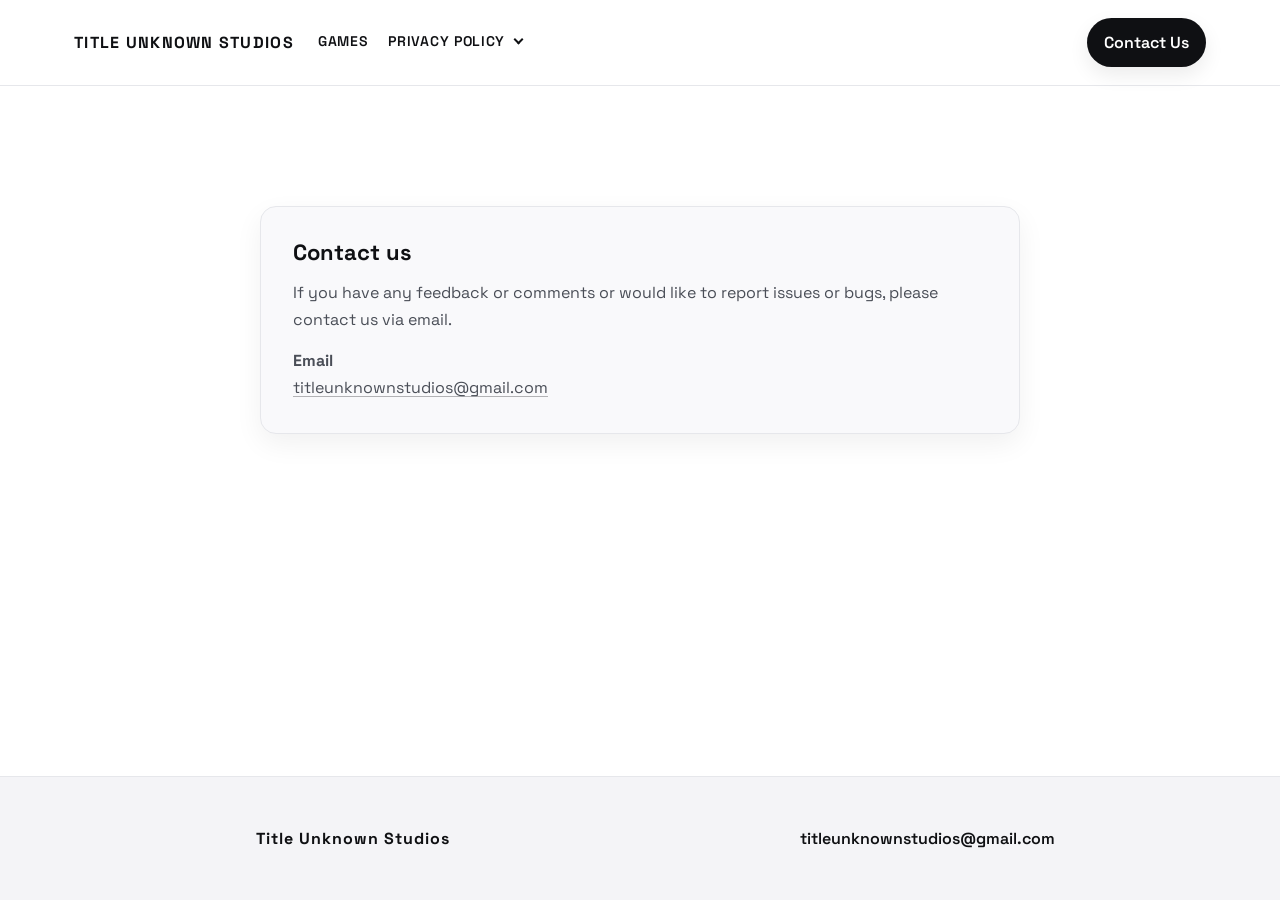
<file: contact.html>
<!doctype html>
<html lang="en">
<head>
  <meta charset="utf-8">
  <meta name="viewport" content="width=device-width, initial-scale=1, viewport-fit=cover">
  <meta name="theme-color" content="#ffffff">
  <script>document.documentElement.classList.add('js')</script>
  <title>Contact - Title Unknown Studios</title>
  <link rel="preconnect" href="https://fonts.googleapis.com">
  <link rel="preconnect" href="https://fonts.gstatic.com" crossorigin>
  <link href="https://fonts.googleapis.com/css2?family=Space+Grotesk:wght@400;500;600;700&display=swap" rel="stylesheet">
  <link rel="stylesheet" href="styles.css">
  <script src="assets/site.js" defer></script>
</head>
<body>
  <header class="site-header">
    <div class="container nav">
      <a class="brand" href="index.html">Title Unknown Studios</a>
      <button class="nav-toggle" type="button" aria-expanded="false" aria-controls="site-menu" aria-label="Open menu">
        <span class="nav-toggle-icon" aria-hidden="true"></span>
      </button>
      <div class="nav-menu" id="site-menu">
        <nav class="nav-links" aria-label="Main navigation">
          <a href="index.html">Games</a>
          <details class="privacy-menu">
            <summary>Privacy Policy</summary>
            <div class="privacy-links">
              <a href="privacy-policy/">General privacy policy</a>
              <a href="privacy-policy/impossible/">Impossible</a>
              <a href="privacy-policy/cybershot/">Cybershot</a>
            </div>
          </details>
        </nav>
        <a class="btn primary" href="contact.html">Contact Us</a>
      </div>
    </div>
  </header>

  <main>
    <section class="section">
      <div class="container narrow content-card">
        <h2>Contact us</h2>
        <p>
          If you have any feedback or comments or would like to report issues or bugs, please
          contact us via email.
        </p>
        <p>
          <strong>Email</strong><br>
          <a href="mailto:titleunknownstudios@gmail.com">titleunknownstudios@gmail.com</a>
        </p>
      </div>
    </section>
  </main>

  <footer class="site-footer">
    <div class="container footer-grid">
      <div class="footer-title">Title Unknown Studios</div>
      <a class="footer-link" href="mailto:titleunknownstudios@gmail.com">titleunknownstudios@gmail.com</a>
    </div>
  </footer>
</body>
</html>
</file>
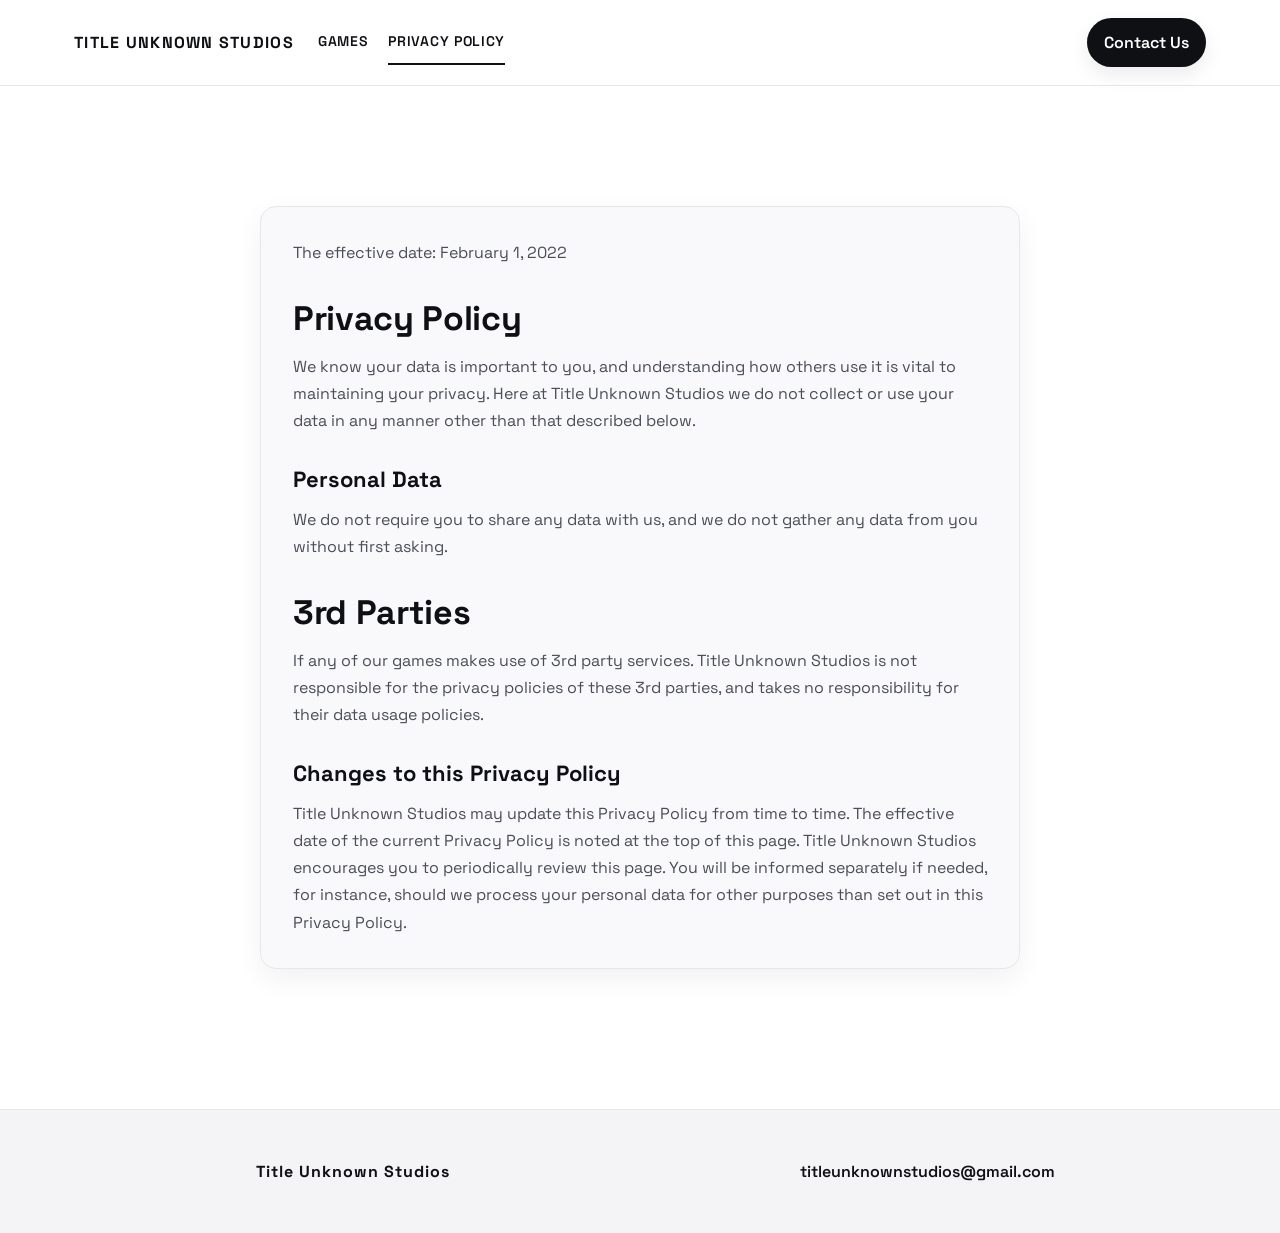
<file: privacy.html>
<!doctype html>
<html lang="en">
<head>
  <meta charset="utf-8">
  <meta name="viewport" content="width=device-width, initial-scale=1">
  <title>Privacy Policy - Title Unknown Studios</title>
  <link rel="preconnect" href="https://fonts.googleapis.com">
  <link rel="preconnect" href="https://fonts.gstatic.com" crossorigin>
  <link href="https://fonts.googleapis.com/css2?family=Space+Grotesk:wght@400;500;600;700&display=swap" rel="stylesheet">
  <link rel="stylesheet" href="styles.css">
</head>
<body>
  <header class="site-header">
    <div class="container nav">
      <a class="brand" href="index.html">Title Unknown Studios</a>
      <nav class="nav-links" aria-label="Main navigation">
        <a href="index.html">Games</a>
        <a class="active" href="privacy.html">Privacy Policy</a>
      </nav>
      <a class="btn primary" href="contact.html">Contact Us</a>
    </div>
  </header>

  <main>
    <section class="section">
      <div class="container narrow content-card">
        <p>The effective date: February 1, 2022</p>
        <h1>Privacy Policy</h1>
        <p>
          We know your data is important to you, and understanding how others use it is vital to
          maintaining your privacy. Here at Title Unknown Studios we do not collect or use your data
          in any manner other than that described below.
        </p>

        <h2>Personal Data</h2>
        <p>
          We do not require you to share any data with us, and we do not gather any data from you
          without first asking.
        </p>

        <h1>3rd Parties</h1>
        <p>
          If any of our games makes use of 3rd party services. Title Unknown Studios is not
          responsible for the privacy policies of these 3rd parties, and takes no responsibility for
          their data usage policies.
        </p>

        <h2>Changes to this Privacy Policy</h2>
        <p>
          Title Unknown Studios may update this Privacy Policy from time to time. The effective date
          of the current Privacy Policy is noted at the top of this page. Title Unknown Studios
          encourages you to periodically review this page. You will be informed separately if
          needed, for instance, should we process your personal data for other purposes than set out
          in this Privacy Policy.
        </p>
      </div>
    </section>
  </main>

  <footer class="site-footer">
    <div class="container footer-grid">
      <div class="footer-title">Title Unknown Studios</div>
      <a class="footer-link" href="mailto:titleunknownstudios@gmail.com">titleunknownstudios@gmail.com</a>
    </div>
  </footer>
</body>
</html>
</file>
<file: styles.css>
:root {
  --bg: #ffffff;
  --text: #0f1013;
  --muted: #4a4e57;
  --border: #e6e7eb;
  --accent: #0f1013;
  --btn-text: #ffffff;
  --surface: #f9f9fb;
  --max-width: 1180px;
  --gutter: 24px;
  --header-h: 73px;
  --ease: cubic-bezier(.22, .61, .36, 1);
  --ease-out: cubic-bezier(.16, 1, .3, 1);
}

*,
*::before,
*::after {
  box-sizing: border-box;
}

html {
  -webkit-text-size-adjust: 100%;
  text-size-adjust: 100%;
  -webkit-tap-highlight-color: transparent;
  scroll-padding-top: calc(var(--header-h) + 16px);
}

@media (prefers-reduced-motion: no-preference) {
  html { scroll-behavior: smooth; }
}

html,
body {
  height: 100%;
}

body {
  margin: 0;
  background: var(--bg);
  color: var(--text);
  font-family: "Space Grotesk", "Segoe UI", -apple-system, BlinkMacSystemFont, sans-serif;
  line-height: 1.7;
  -webkit-font-smoothing: antialiased;
  -moz-osx-font-smoothing: grayscale;
  text-rendering: optimizeLegibility;
  min-height: 100vh;
  min-height: 100dvh;
  display: flex;
  flex-direction: column;
  overflow-x: hidden;
}

body.menu-open {
  overflow: hidden;
}

main {
  flex: 1;
}

a {
  color: inherit;
  text-decoration: none;
}

img {
  max-width: 100%;
  display: block;
}

::selection {
  background: var(--accent);
  color: var(--btn-text);
}

:focus-visible {
  outline: 2px solid var(--accent);
  outline-offset: 3px;
  border-radius: 4px;
}

.container {
  max-width: var(--max-width);
  margin: 0 auto;
  padding-left: max(var(--gutter), env(safe-area-inset-left));
  padding-right: max(var(--gutter), env(safe-area-inset-right));
}

/* ---- Header ------------------------------------------------------------- */
.site-header {
  position: sticky;
  top: 0;
  z-index: 20;
  background: rgba(255, 255, 255, 0.86);
  -webkit-backdrop-filter: saturate(180%) blur(16px);
  backdrop-filter: saturate(180%) blur(16px);
  border-bottom: 1px solid var(--border);
  padding-top: env(safe-area-inset-top);
  transition: box-shadow .3s ease, background .3s ease;
}

.site-header.is-scrolled {
  box-shadow: 0 6px 24px rgba(15, 16, 19, 0.06);
}

.nav {
  display: flex;
  align-items: center;
  gap: 24px;
  padding-top: 18px;
  padding-bottom: 18px;
}

.brand {
  font-weight: 700;
  letter-spacing: 0.08em;
  text-transform: uppercase;
  white-space: nowrap;
}

.nav-menu {
  display: flex;
  align-items: center;
  gap: 24px;
  flex: 1;
}

.nav-links {
  display: flex;
  align-items: center;
  gap: 20px;
  flex: 1;
  font-weight: 600;
  font-size: 14px;
  letter-spacing: 0.05em;
  text-transform: uppercase;
}

.nav-links > a,
.privacy-menu > summary {
  display: flex;
  align-items: center;
  min-height: 44px;
  padding: 8px 0;
  border-bottom: 2px solid transparent;
  transition: border-color 0.2s ease, color 0.2s ease;
}

.nav-links > .active,
.privacy-menu > summary.active {
  border-color: var(--accent);
}

.privacy-menu {
  position: relative;
}

.privacy-menu > summary {
  gap: 10px;
  cursor: pointer;
  list-style: none;
}

.privacy-menu > summary::-webkit-details-marker {
  display: none;
}

.privacy-menu > summary::after {
  content: "";
  width: 7px;
  height: 7px;
  flex: none;
  margin-top: -4px;
  border-right: 2px solid currentColor;
  border-bottom: 2px solid currentColor;
  transform: rotate(45deg);
  transition: transform .2s ease;
}

.privacy-menu[open] > summary::after {
  margin-top: 3px;
  transform: rotate(225deg);
}

.privacy-links {
  position: absolute;
  top: calc(100% + 8px);
  left: 0;
  z-index: 1;
  width: 260px;
  padding: 8px;
  background: var(--bg);
  border: 1px solid var(--border);
  border-radius: 14px;
  box-shadow: 0 12px 32px rgba(15, 16, 19, .1);
  font-size: 14px;
  font-weight: 500;
  letter-spacing: 0;
  text-transform: none;
}

.privacy-links a {
  display: flex;
  align-items: center;
  justify-content: space-between;
  gap: 12px;
  min-height: 44px;
  padding: 10px 12px;
  border-radius: 8px;
  transition: background .2s ease;
}

.privacy-links a[aria-current="page"] {
  background: var(--surface);
  font-weight: 600;
}

.policy-current {
  color: var(--muted);
  font-size: 10px;
  font-weight: 600;
  letter-spacing: .06em;
  text-transform: uppercase;
}

.nav-toggle {
  display: none;
}

.btn {
  display: inline-flex;
  align-items: center;
  justify-content: center;
  gap: 8px;
  font-weight: 600;
  padding: 10px 16px;
  border-radius: 999px;
  border: 1px solid transparent;
  white-space: nowrap;
  transition: transform 0.15s ease, box-shadow 0.15s ease, background 0.15s ease;
}

.btn.primary {
  background: var(--accent);
  color: var(--btn-text);
  box-shadow: 0 8px 20px rgba(0, 0, 0, 0.08);
}

.btn:active {
  transform: scale(0.97);
}

@media (hover: hover) {
  .nav-links > a:hover,
  .privacy-menu > summary:hover {
    color: #1b1d23;
    border-color: var(--border);
  }

  .nav-links > a.active:hover,
  .privacy-menu > summary.active:hover {
    border-color: var(--accent);
  }

  .privacy-links a:hover {
    background: var(--surface);
  }

  .btn.primary:hover {
    transform: translateY(-1px);
    box-shadow: 0 10px 26px rgba(0, 0, 0, 0.12);
  }
}

.section {
  padding: 120px 0 70px;
}

.narrow {
  max-width: 760px;
}

.intro h1 {
  font-size: 36px;
  letter-spacing: 0.08em;
  margin: 0 0 16px;
}

.intro p {
  margin: 0;
  color: var(--muted);
  font-size: 18px;
}

/* ---- Studio intro ------------------------------------------------------- */
.studio {
  padding: 116px 0 18px;
}

.eyebrow {
  margin: 0 0 18px;
  font-size: 12px;
  font-weight: 600;
  letter-spacing: 0.22em;
  text-transform: uppercase;
  color: var(--muted);
}

.studio h1 {
  margin: 0 0 20px;
  font-size: clamp(32px, 5.2vw, 58px);
  line-height: 1.08;
  letter-spacing: -0.015em;
  max-width: 17ch;
}

.studio .lede {
  margin: 0;
  max-width: 54ch;
  font-size: clamp(16px, 1.5vw, 19px);
  color: var(--muted);
  text-wrap: pretty;
}

.rule {
  height: 1px;
  background: var(--border);
  margin: 64px 0 0;
}

/* ---- Games -------------------------------------------------------------- */
.games {
  padding-top: 0;
  padding-bottom: 40px;
}

/* Art is shown whole. A grid cell with an <img> cannot crop. */
.game {
  display: grid;
  grid-template-columns: 1.25fr 1fr;
  gap: 48px;
  align-items: center;
  padding: 72px 0;
  border-bottom: 1px solid var(--border);
}

.game:last-child { border-bottom: 0; }

.game:nth-child(even) .game-media { order: 2; }

.game-media {
  display: block;
  position: relative;
  border-radius: 14px;
  overflow: hidden;
  background: #0b0c0f;
  aspect-ratio: 16 / 9;
  box-shadow: 0 16px 34px rgba(0, 0, 0, 0.16);
  transition: transform .35s var(--ease), box-shadow .35s var(--ease);
  isolation: isolate;
}

/* Hairline inner edge for a crisp, glassy finish on the art. */
.game-media::after {
  content: "";
  position: absolute;
  inset: 0;
  border-radius: inherit;
  box-shadow: inset 0 0 0 1px rgba(255, 255, 255, 0.08);
  pointer-events: none;
}

.game-media img {
  display: block;
  width: 100%;
  height: 100%;
  object-fit: contain;
  transition: transform .6s var(--ease);
}

a.game-media:active {
  transform: scale(0.985);
}

@media (hover: hover) {
  a.game-media:hover {
    transform: translateY(-4px);
    box-shadow: 0 24px 46px rgba(0, 0, 0, 0.24);
  }

  a.game-media:hover img {
    transform: scale(1.02);
  }
}

.status {
  display: inline-block;
  margin-bottom: 16px;
  padding: 5px 13px;
  border-radius: 999px;
  font-size: 11px;
  font-weight: 600;
  letter-spacing: 0.14em;
  text-transform: uppercase;
}

.status.live { background: var(--accent); color: var(--btn-text); }
.status.soon { border: 1px solid var(--border); color: var(--muted); }

.game-body h2 {
  margin: 0 0 14px;
  font-size: clamp(26px, 2.6vw, 34px);
  line-height: 1.2;
  letter-spacing: 0.06em;
  text-transform: uppercase;
}

.game-body p {
  margin: 0;
  color: var(--muted);
  font-size: 17px;
  text-wrap: pretty;
}

.game-links {
  margin-top: 24px;
  display: flex;
  align-items: center;
  gap: 22px;
  flex-wrap: wrap;
  font-size: 13px;
  font-weight: 600;
  letter-spacing: 0.06em;
  text-transform: uppercase;
}

.game-links a {
  border-bottom: 1px solid var(--border);
  padding-bottom: 3px;
  transition: border-color .2s ease;
}

@media (hover: hover) {
  .game-links a:hover { border-color: var(--accent); }
}

/* Scroll reveal (only when JS is running and motion is welcome). */
@media (prefers-reduced-motion: no-preference) {
  .js .reveal {
    opacity: 0;
    transform: translateY(24px);
    transition: opacity .8s var(--ease-out), transform .8s var(--ease-out);
  }

  .js .reveal.is-visible {
    opacity: 1;
    transform: none;
  }
}

.sr-only {
  position: absolute;
  width: 1px; height: 1px;
  padding: 0; margin: -1px;
  overflow: hidden; clip: rect(0, 0, 0, 0); border: 0;
}

/* ---- Content pages ------------------------------------------------------ */
.content-card {
  background: var(--surface);
  border: 1px solid var(--border);
  border-radius: 16px;
  padding: 32px;
  box-shadow: 0 10px 28px rgba(0, 0, 0, 0.06);
  overflow-wrap: break-word;
}

.content-card h1,
.content-card h2,
.content-card h3 {
  margin: 0 0 12px;
  line-height: 1.25;
  text-wrap: balance;
}

.content-card h1 {
  font-size: 34px;
  letter-spacing: -0.01em;
}

.content-card h2 {
  font-size: 22px;
}

.content-card * + h1,
.content-card * + h2,
.content-card * + h3 {
  margin-top: 32px;
}

.content-card p {
  margin: 0 0 14px;
  color: var(--muted);
}

.content-card p:last-child {
  margin-bottom: 0;
}

.content-card p a:not(.btn),
.content-card li a {
  text-decoration: underline;
  text-decoration-color: rgba(15, 16, 19, 0.3);
  text-underline-offset: 3px;
  text-decoration-thickness: 1px;
  transition: text-decoration-color .2s ease;
}

@media (hover: hover) {
  .content-card p a:not(.btn):hover,
  .content-card li a:hover {
    text-decoration-color: var(--accent);
  }
}

.content-card ul,
.content-card ol {
  margin: 0 0 18px;
  padding-left: 1.3em;
  color: var(--muted);
}

.content-card li + li {
  margin-top: 8px;
}

.content-card li::marker {
  color: var(--text);
  font-weight: 600;
}

.content-card table {
  width: 100%;
  border-collapse: collapse;
  margin: 1.2rem 0;
  font-size: .95rem;
}

.content-card th,
.content-card td {
  text-align: left;
  padding: .7rem .75rem;
  border-bottom: 1px solid var(--border);
  vertical-align: top;
}

.content-card th {
  font-weight: 600;
  color: var(--text);
  font-size: .78rem;
  text-transform: uppercase;
  letter-spacing: .05em;
}

.content-card td {
  color: var(--muted);
}

.content-card code {
  background: #f4f5f7;
  border: 1px solid var(--border);
  border-radius: 5px;
  padding: .08em .38em;
  font-size: .9em;
}

/* ---- Footer ------------------------------------------------------------- */
.site-footer {
  background: #f4f4f7;
  border-top: 1px solid var(--border);
  padding: 48px 0;
  padding-bottom: calc(48px + env(safe-area-inset-bottom));
  margin-top: 70px;
}

.footer-grid {
  display: grid;
  grid-template-columns: repeat(auto-fit, minmax(220px, 1fr));
  align-items: center;
  gap: 16px;
  text-align: center;
}

.footer-title {
  font-weight: 700;
  letter-spacing: 0.06em;
}

.footer-link {
  font-weight: 600;
  overflow-wrap: anywhere;
}

/* ---- Tablet & mobile: compact header with a menu sheet ------------------ */
@media (max-width: 1040px) {
  :root {
    --header-h: 64px;
  }

  .nav {
    min-height: var(--header-h);
    padding-top: 0;
    padding-bottom: 0;
    justify-content: space-between;
    flex-wrap: wrap;
    gap: 0 16px;
  }

  .brand {
    font-size: 14px;
    letter-spacing: 0.12em;
    line-height: var(--header-h);
  }

  /* Without JS the menu simply sits below the brand, fully usable. */
  .nav-menu {
    width: 100%;
    flex: 0 0 100%;
    flex-wrap: wrap;
    justify-content: center;
    gap: 12px 20px;
    padding-bottom: 16px;
  }

  .nav-links {
    flex: none;
    width: 100%;
    flex-direction: column;
    align-items: stretch;
    gap: 0;
    justify-content: center;
  }

  .nav-links > a,
  .privacy-menu > summary {
    justify-content: center;
  }

  .privacy-links {
    position: static;
    width: 100%;
    max-width: 360px;
    margin: 8px auto 0;
  }

  .js .nav-toggle {
    display: inline-flex;
    align-items: center;
    justify-content: center;
    width: 44px;
    height: 44px;
    margin-right: -10px;
    padding: 0;
    border: 0;
    border-radius: 999px;
    background: transparent;
    color: var(--text);
    cursor: pointer;
    transition: background .2s ease;
  }

  .js .nav-toggle:active {
    background: rgba(15, 16, 19, 0.06);
  }

  .nav-toggle-icon {
    position: relative;
    width: 22px;
    height: 12px;
  }

  .nav-toggle-icon::before,
  .nav-toggle-icon::after {
    content: "";
    position: absolute;
    left: 0;
    right: 0;
    height: 2px;
    border-radius: 2px;
    background: currentColor;
    transition: transform .35s var(--ease), top .35s var(--ease);
  }

  .nav-toggle-icon::before { top: 0; }
  .nav-toggle-icon::after { top: 10px; }

  .menu-open .nav-toggle-icon::before { top: 5px; transform: rotate(45deg); }
  .menu-open .nav-toggle-icon::after { top: 5px; transform: rotate(-45deg); }

  .js .nav-menu {
    position: absolute;
    top: 100%;
    left: 0;
    right: 0;
    height: calc(100vh - var(--header-h) - env(safe-area-inset-top));
    height: calc(100dvh - var(--header-h) - env(safe-area-inset-top));
    margin-top: 1px;
    padding: 12px max(var(--gutter), env(safe-area-inset-right))
             calc(28px + env(safe-area-inset-bottom)) max(var(--gutter), env(safe-area-inset-left));
    flex-direction: column;
    flex-wrap: nowrap;
    align-items: stretch;
    justify-content: space-between;
    gap: 32px;
    background: var(--bg);
    overflow-y: auto;
    overscroll-behavior: contain;
    opacity: 0;
    visibility: hidden;
    transform: translateY(-8px);
    transition: opacity .3s var(--ease), transform .4s var(--ease), visibility 0s linear .4s;
  }

  .menu-open .nav-menu {
    opacity: 1;
    visibility: visible;
    transform: none;
    transition: opacity .3s var(--ease), transform .4s var(--ease-out), visibility 0s;
  }

  .js .nav-links {
    flex-direction: column;
    align-items: stretch;
    gap: 0;
    font-size: clamp(20px, 5.6vw, 26px);
    letter-spacing: 0.04em;
  }

  .js .nav-links > a,
  .js .privacy-menu > summary {
    display: flex;
    align-items: center;
    justify-content: space-between;
    padding: 20px 0;
    border-bottom: 1px solid var(--border);
    line-height: 1.3;
  }

  .js .nav-links > a::after {
    content: "";
    flex: none;
    width: 8px;
    height: 8px;
    margin-left: 16px;
    border-top: 2px solid currentColor;
    border-right: 2px solid currentColor;
    transform: rotate(45deg);
    opacity: .35;
  }

  .js .nav-links > a.active::after {
    width: 8px;
    height: 8px;
    border: 0;
    border-radius: 50%;
    background: currentColor;
    opacity: 1;
  }

  .js .nav-links > a.active,
  .js .privacy-menu > summary.active {
    border-color: var(--border);
  }

  .js .privacy-menu > summary::after {
    width: 8px;
    height: 8px;
    margin-right: 2px;
    opacity: .6;
  }

  .js .privacy-links {
    max-width: none;
    margin: 0;
    padding: 8px 0 12px 12px;
    border: 0;
    border-bottom: 1px solid var(--border);
    border-radius: 0;
    box-shadow: none;
    font-size: 16px;
    font-weight: 500;
  }

  .js .privacy-links a {
    min-height: 48px;
    padding: 12px;
    line-height: 1.3;
  }

  .js .nav-menu .btn.primary {
    width: 100%;
    padding: 16px 20px;
    font-size: 16px;
  }

  /* Staggered entrance for menu items. */
  @media (prefers-reduced-motion: no-preference) {
    .js .nav-links > a,
    .js .privacy-menu,
    .js .nav-menu .btn.primary {
      opacity: 0;
      transform: translateY(10px);
      transition: opacity .4s var(--ease-out), transform .5s var(--ease-out);
    }

    .menu-open .nav-links > a,
    .menu-open .privacy-menu,
    .menu-open .nav-menu .btn.primary {
      opacity: 1;
      transform: none;
    }

    .menu-open .nav-links > a:nth-child(1) { transition-delay: .06s; }
    .menu-open .privacy-menu { transition-delay: .11s; }
    .menu-open .nav-menu .btn.primary { transition-delay: .22s; }
  }

  .menu-open .site-header {
    background: var(--bg);
  }
}

@media (max-width: 900px) {
  .game {
    grid-template-columns: 1fr;
    gap: 26px;
    padding: 48px 0;
  }
  /* Art always leads on a narrow screen, whatever the desktop alternation says. */
  .game:nth-child(even) .game-media { order: 0; }
  .studio { padding-top: 76px; }
  .rule { margin-top: 44px; }
  .section { padding: 64px 0 40px; }
}

@media (max-width: 820px) {
  .content-card {
    margin-left: max(var(--gutter), env(safe-area-inset-left));
    margin-right: max(var(--gutter), env(safe-area-inset-right));
  }
}

/* ---- Phones ------------------------------------------------------------- */
@media (max-width: 640px) {
  :root {
    --gutter: 20px;
  }

  body {
    line-height: 1.65;
  }

  .section {
    padding: 28px 0 8px;
  }

  .studio {
    padding: 52px 0 4px;
  }

  .eyebrow {
    margin-bottom: 14px;
    font-size: 11px;
  }

  .studio h1 {
    font-size: clamp(32px, 9.4vw, 40px);
    line-height: 1.06;
    letter-spacing: -0.025em;
    margin-bottom: 18px;
    text-wrap: balance;
  }

  .studio .lede {
    font-size: 17px;
  }

  .rule {
    margin-top: 40px;
  }

  .games {
    padding-bottom: 8px;
  }

  .game {
    gap: 22px;
    padding: 40px 0 44px;
  }

  .game-media {
    border-radius: 16px;
    box-shadow: 0 14px 30px -8px rgba(0, 0, 0, 0.28);
  }

  .status {
    margin-bottom: 12px;
  }

  .game-body h2 {
    font-size: 26px;
    margin-bottom: 10px;
  }

  .game-body p {
    font-size: 16px;
  }

  .game-links {
    margin-top: 20px;
  }

  /* Comfortable 44px tap targets without changing the look. */
  .game-links a {
    display: inline-flex;
    align-items: center;
    min-height: 44px;
    padding: 12px 0 4px;
  }

  .content-card {
    margin-left: max(12px, env(safe-area-inset-left));
    margin-right: max(12px, env(safe-area-inset-right));
    padding: 28px 22px;
    border-radius: 20px;
    box-shadow: 0 8px 24px rgba(0, 0, 0, 0.05);
  }

  .content-card h1 {
    font-size: clamp(26px, 7.6vw, 32px);
  }

  .content-card h2 {
    font-size: 20px;
  }

  .content-card * + h1,
  .content-card * + h2,
  .content-card * + h3 {
    margin-top: 28px;
  }

  .content-card p,
  .content-card li {
    font-size: 16px;
  }

  .content-card .btn.primary {
    width: 100%;
    padding: 14px 20px;
  }

  .content-card table,
  .content-card tbody,
  .content-card th,
  .content-card td,
  .content-card tr {
    display: block;
  }

  .content-card thead {
    display: none;
  }

  .content-card table {
    margin: 1.25rem 0;
  }

  .content-card td {
    border: none;
    padding: 0;
    font-size: .95rem;
    line-height: 1.6;
  }

  .content-card td + td {
    margin-top: .8rem;
  }

  .content-card td:first-child {
    color: var(--text);
    font-weight: 500;
  }

  .content-card tr {
    background: var(--bg);
    border: 1px solid var(--border);
    border-radius: 14px;
    padding: 1rem 1.1rem;
    box-shadow: 0 2px 10px rgba(15, 16, 19, .04);
  }

  .content-card tr + tr {
    margin-top: .75rem;
  }

  .content-card td::before {
    content: attr(data-label);
    display: block;
    margin-bottom: .15rem;
    font-size: .68rem;
    text-transform: uppercase;
    letter-spacing: .12em;
    color: var(--muted);
    font-weight: 600;
  }

  .site-footer {
    margin-top: 40px;
    padding-top: 36px;
    padding-bottom: calc(36px + env(safe-area-inset-bottom));
  }

  .footer-grid {
    gap: 8px;
  }
}

@media (prefers-reduced-motion: reduce) {
  *,
  *::before,
  *::after {
    transition-duration: 0.01ms !important;
    animation-duration: 0.01ms !important;
  }
}
</file>
